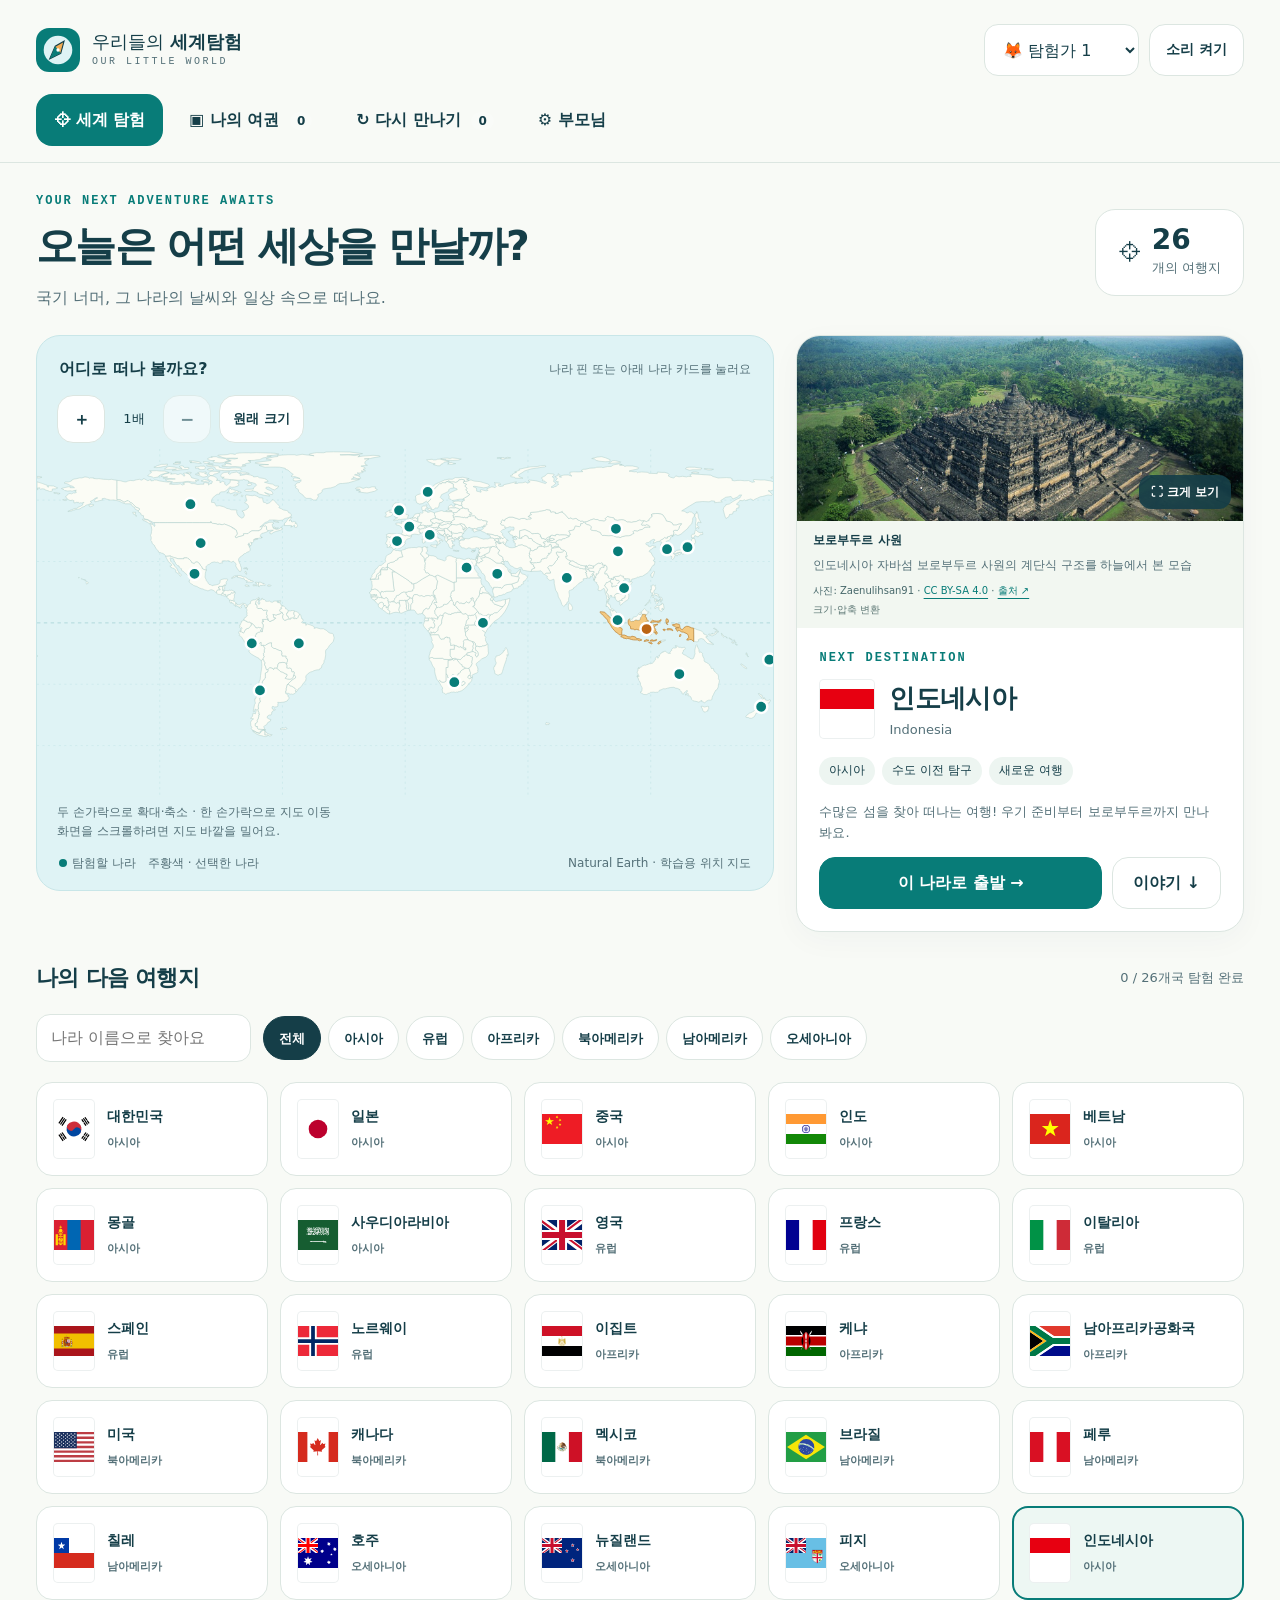
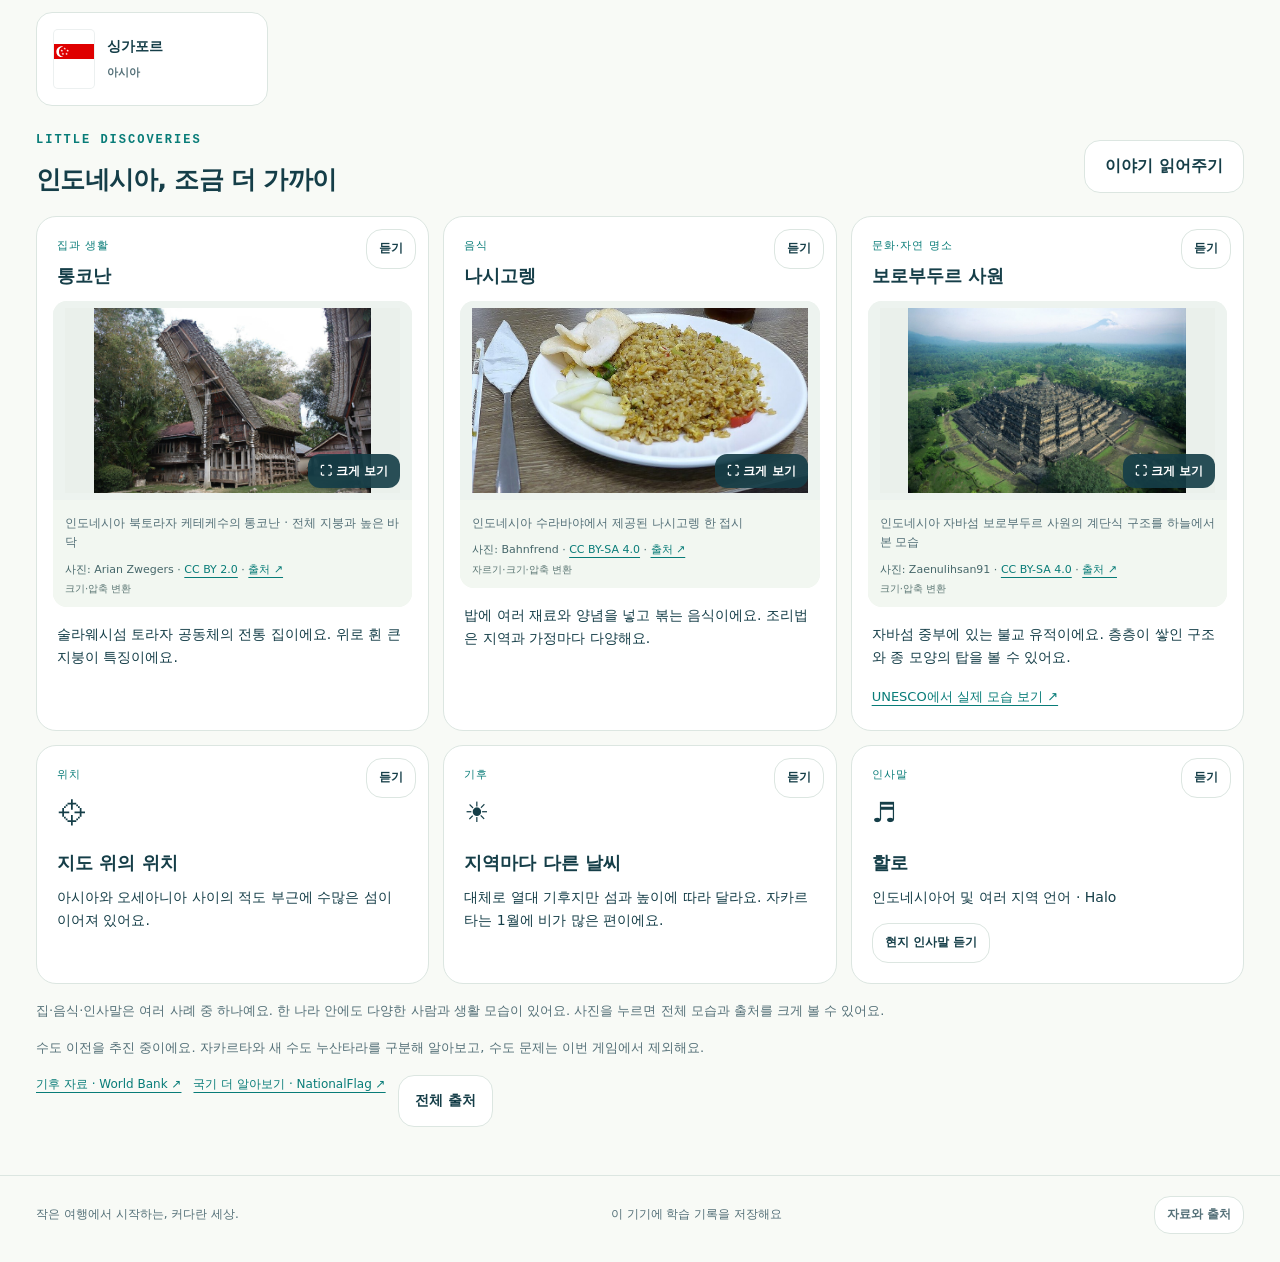
<file: index.html>
<!doctype html>
<html lang="ko">
<head>
  <meta charset="utf-8"><meta name="viewport" content="width=device-width,initial-scale=1">
  <meta name="theme-color" content="#087c78"><meta name="description" content="26개국의 위치, 기후, 집, 음식, 언어와 문화·자연 명소을 함께 배우는 어린이 세계탐험 게임">
  <title>우리들의 세계탐험 · 26개국 여행</title>
  <link rel="icon" href="assets/compass.svg" type="image/svg+xml"><link rel="manifest" href="manifest.webmanifest"><link rel="stylesheet" href="app.css">
  <script defer src="assets/world.js"></script><script defer src="data.js"></script><script defer src="photos.js"></script><script defer src="app.js"></script>
</head>
<body>
<a class="skip" href="#main">탐험 화면으로 건너뛰기</a>
<header class="topbar">
  <a class="brand" href="./" aria-label="우리들의 세계탐험 처음으로"><img src="assets/compass.svg" alt="" width="44" height="44"><span>우리들의 <strong>세계탐험</strong><small>OUR LITTLE WORLD</small></span></a>
  <div class="preferences"><label><span class="sr-only">탐험가 선택</span><select id="profile"><option value="0">🦊 탐험가 1</option><option value="1">🐰 탐험가 2</option></select></label><button id="sound" class="icon-button" aria-pressed="false">소리 켜기</button></div>
</header>
<nav class="main-nav" aria-label="주 메뉴"><button data-view="explore" aria-current="page">⌖ 세계 탐험</button><button data-view="passport">▣ 나의 여권 <span id="stamp-count">0</span></button><button data-view="review">↻ 다시 만나기 <span id="due-count">0</span></button><button data-view="parent">⚙ 부모님</button></nav>
<main id="main" tabindex="-1"></main>
<footer><span>작은 여행에서 시작하는, 커다란 세상.</span><span id="offline-status">이 기기에 학습 기록을 저장해요</span><button id="sources-button">자료와 출처</button></footer>
<div id="status" role="status" aria-live="polite" class="toast" hidden></div>
<dialog id="modal" aria-labelledby="modal-title"><div class="dialog-head"><h2 id="modal-title"></h2><button id="modal-close" class="icon-button" aria-label="창 닫기">닫기 ×</button></div><div id="modal-body"></div></dialog>
<input type="file" id="import-file" accept="application/json,.json" hidden>
<noscript>이 게임을 실행하려면 브라우저의 JavaScript를 켜 주세요.</noscript>
</body></html>
</file>
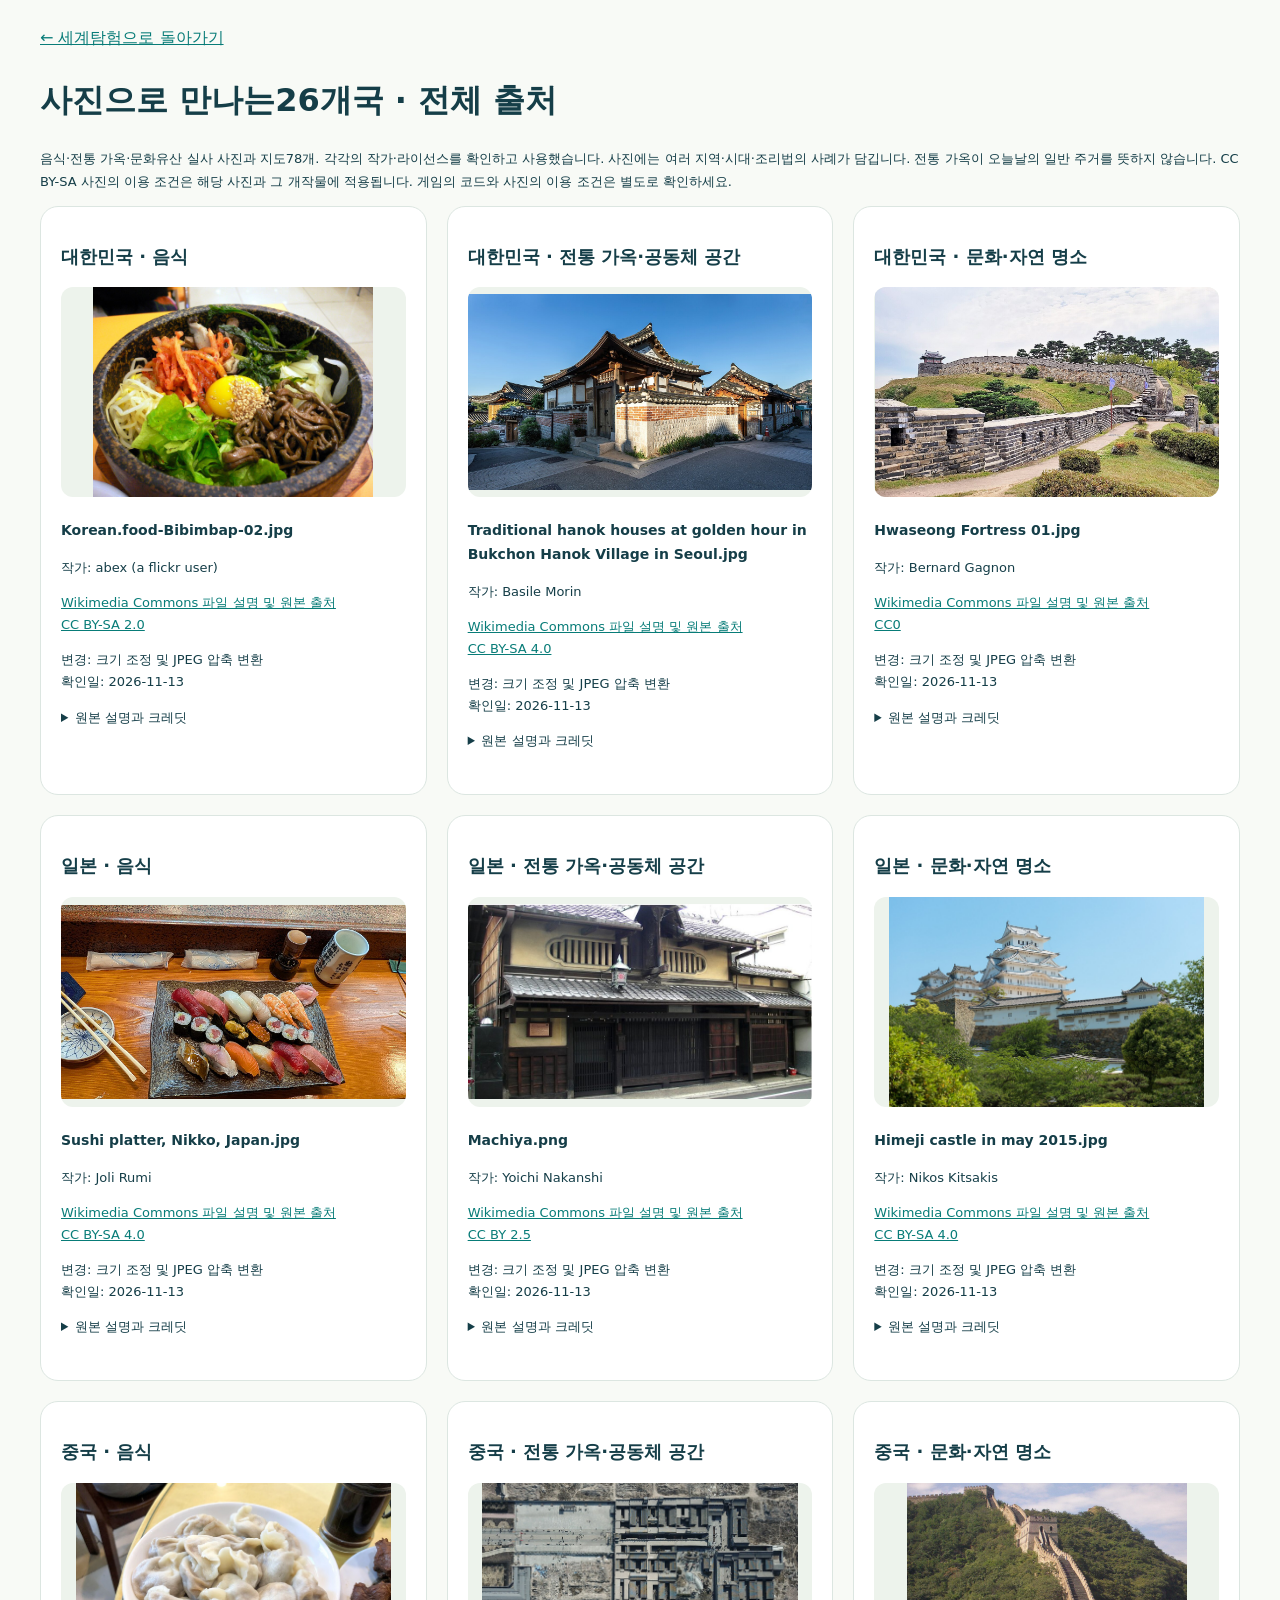
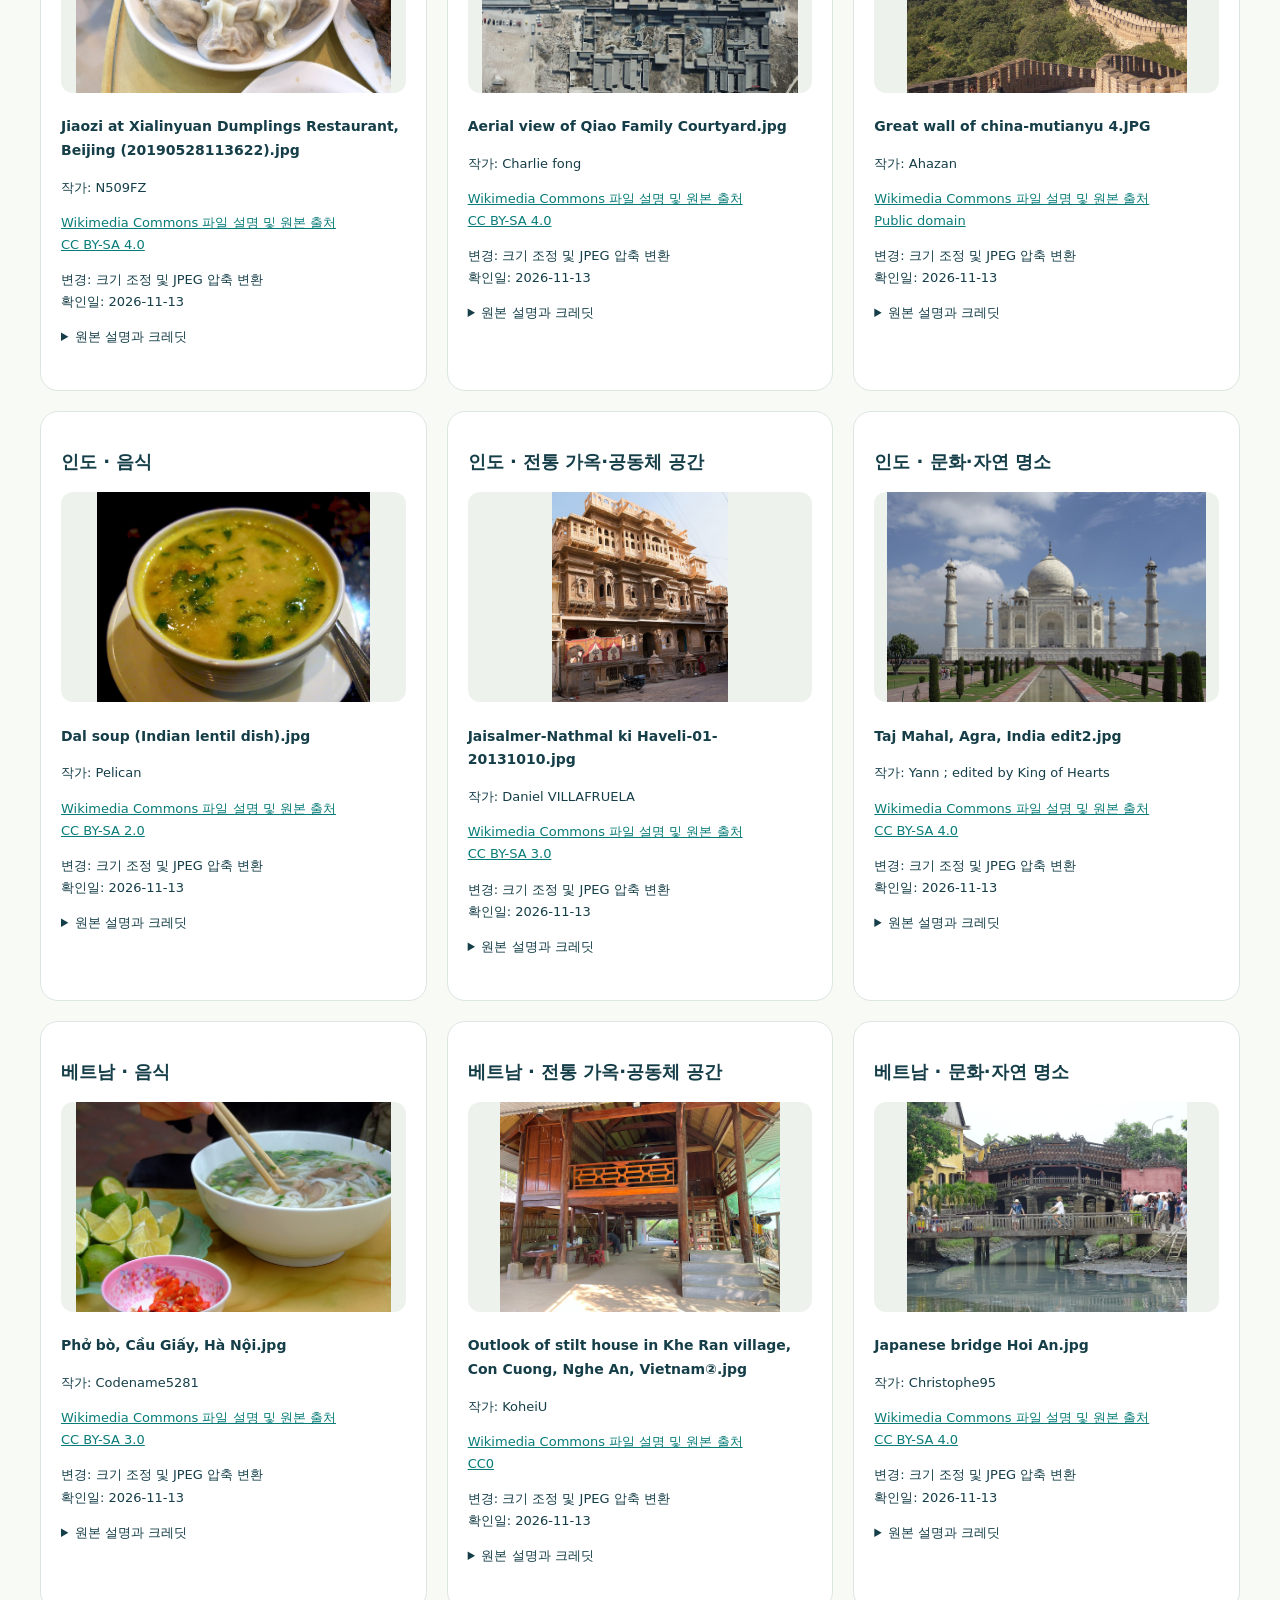
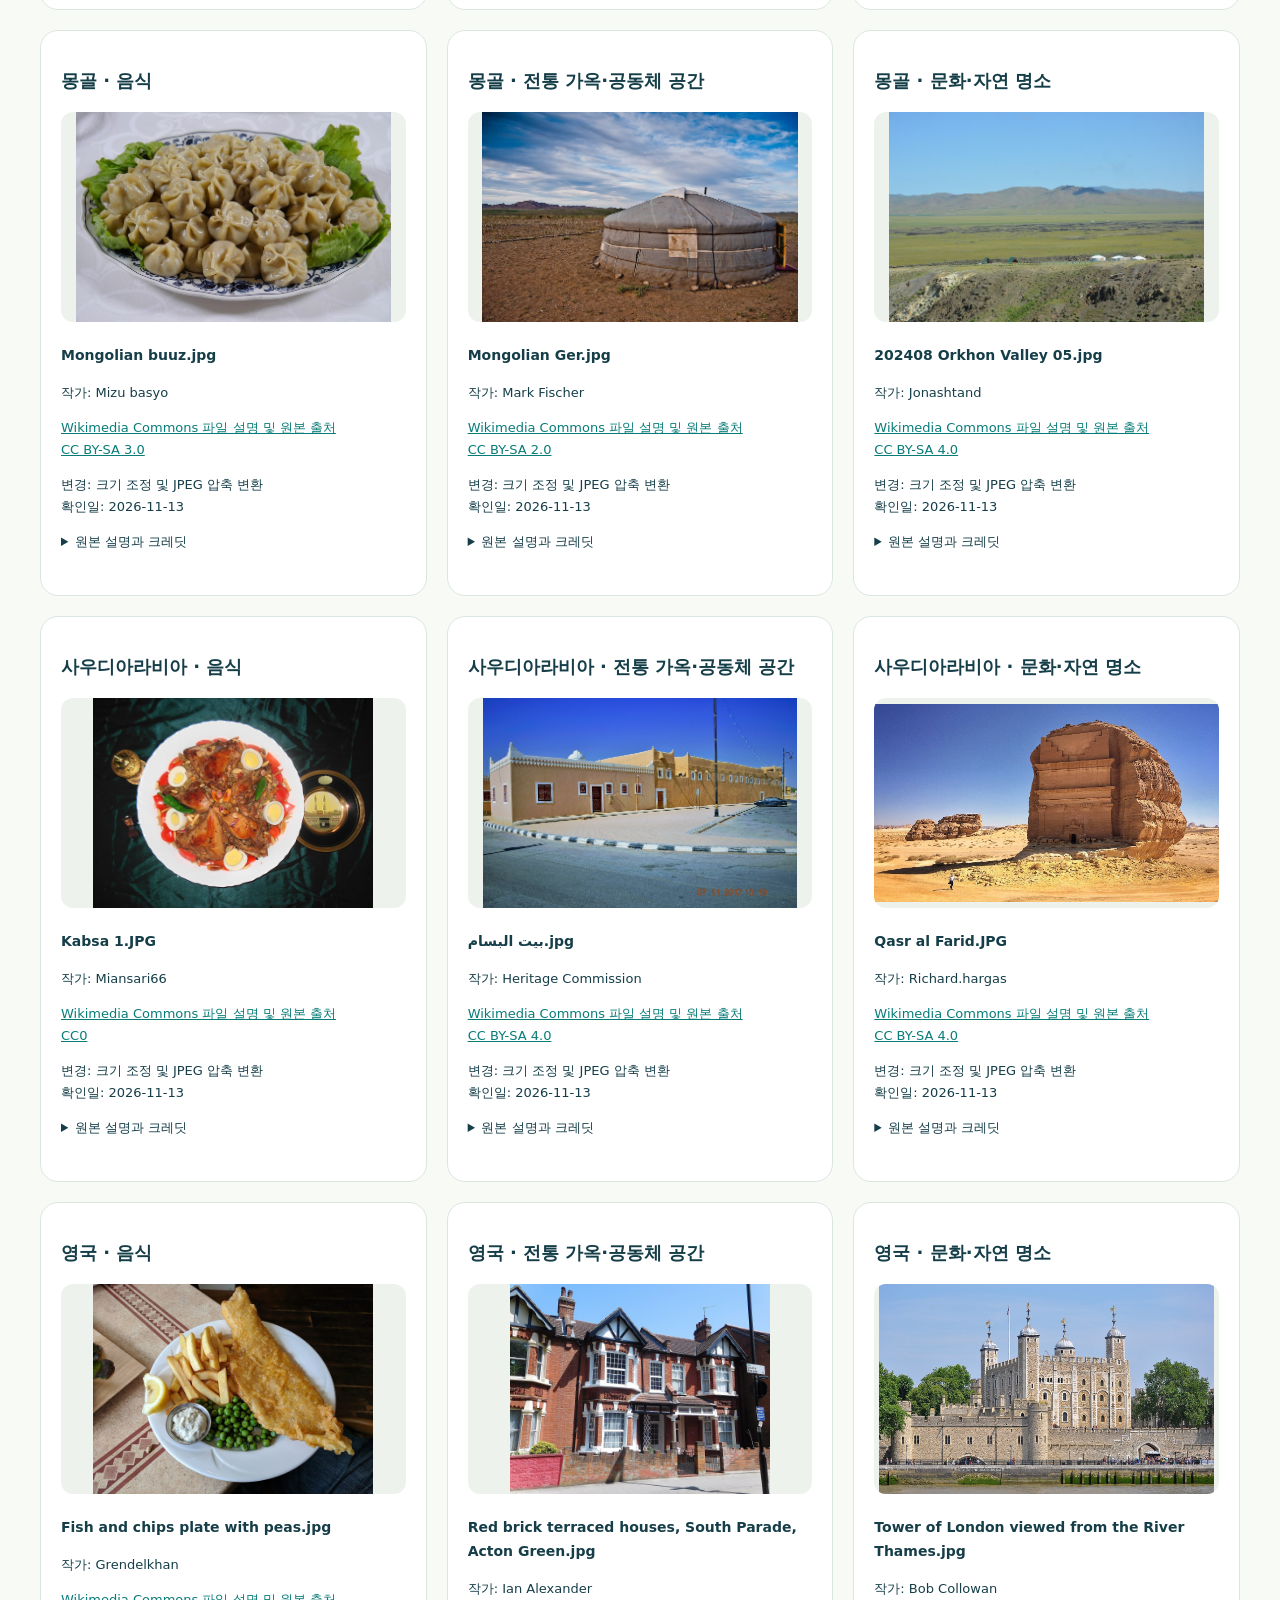
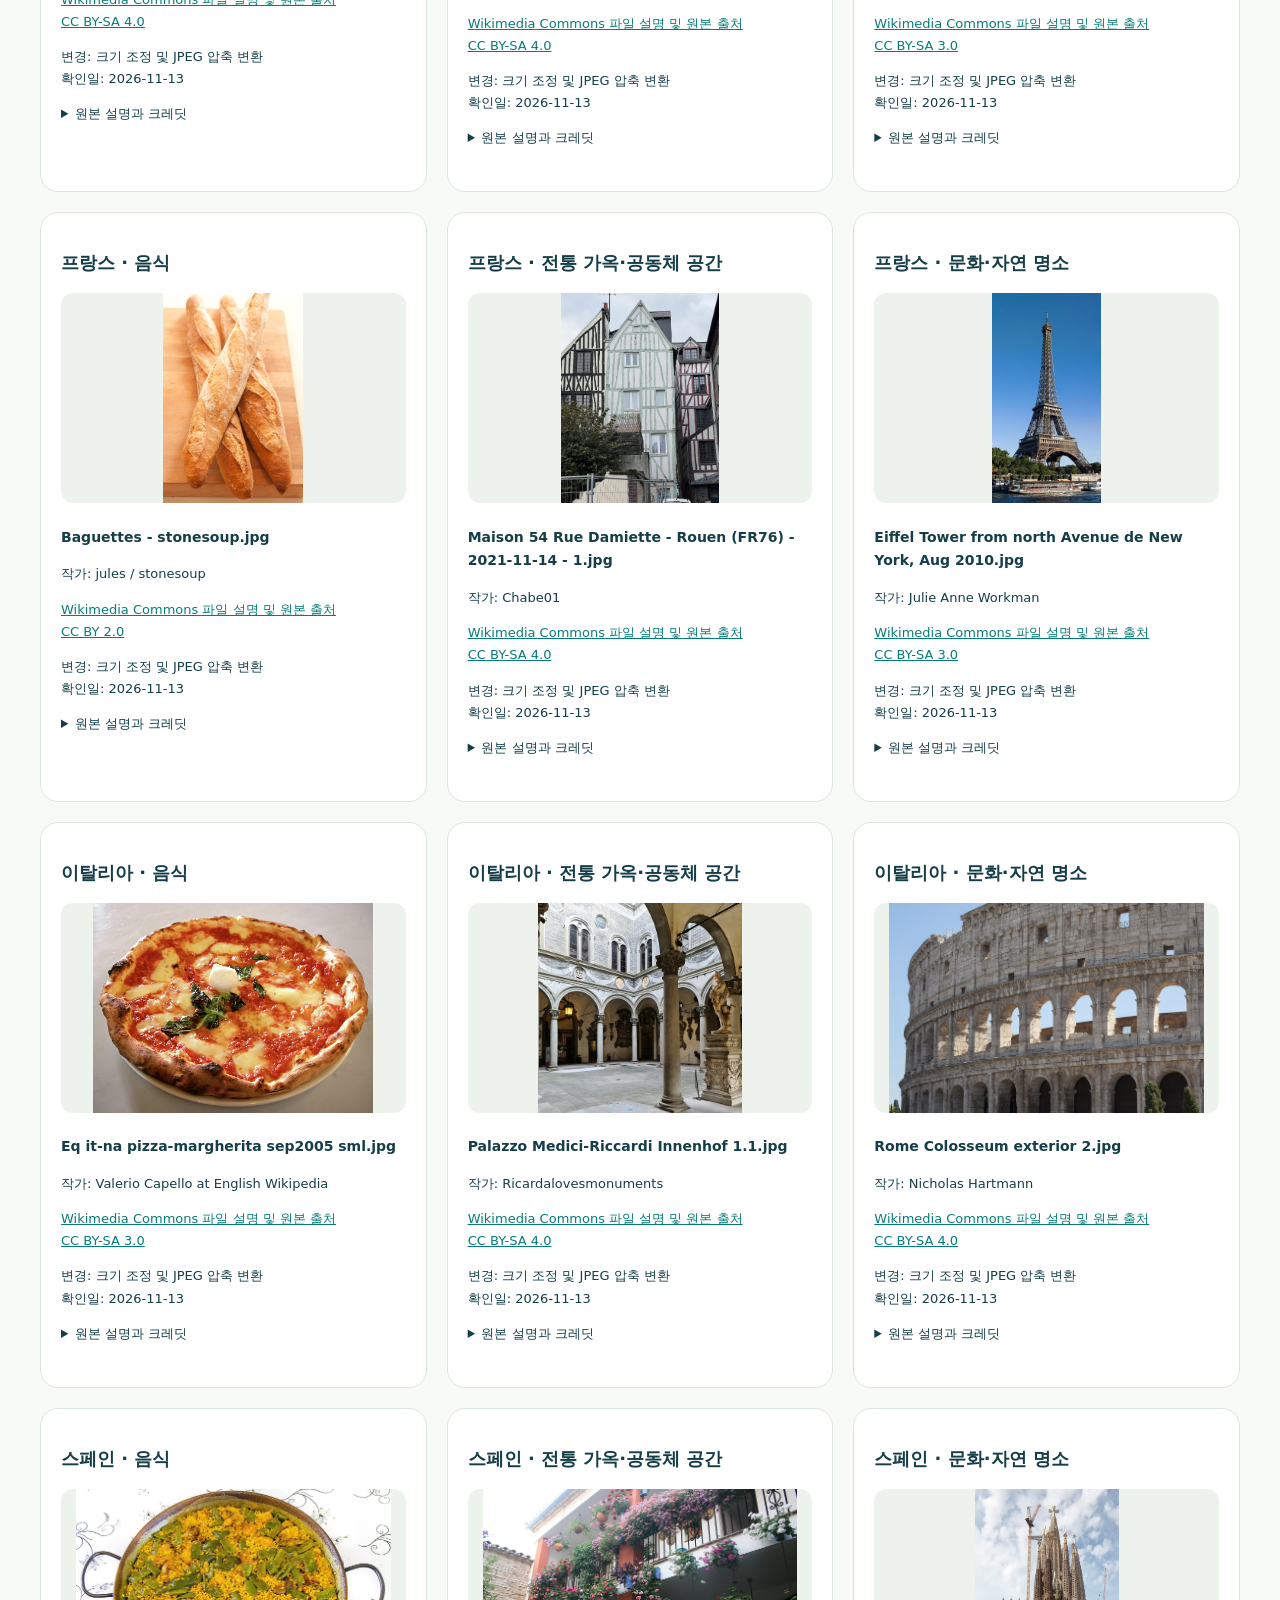
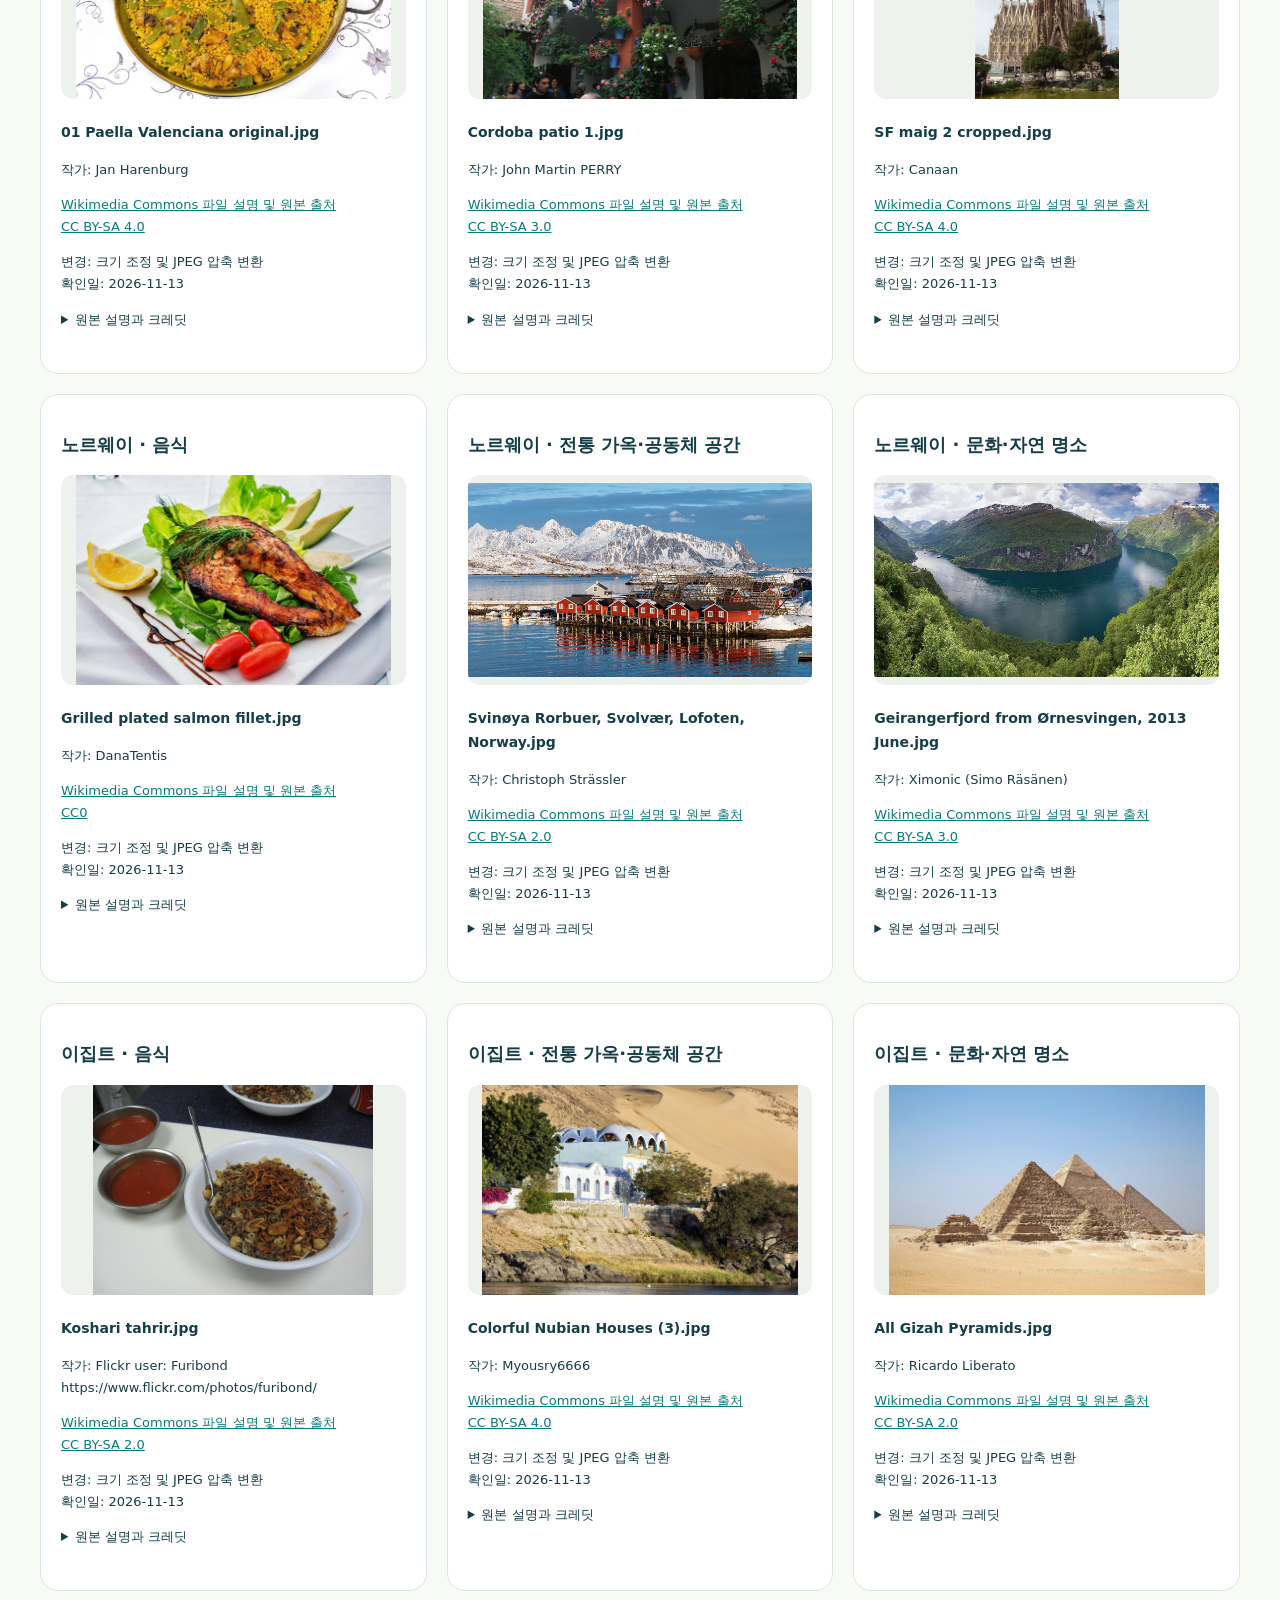
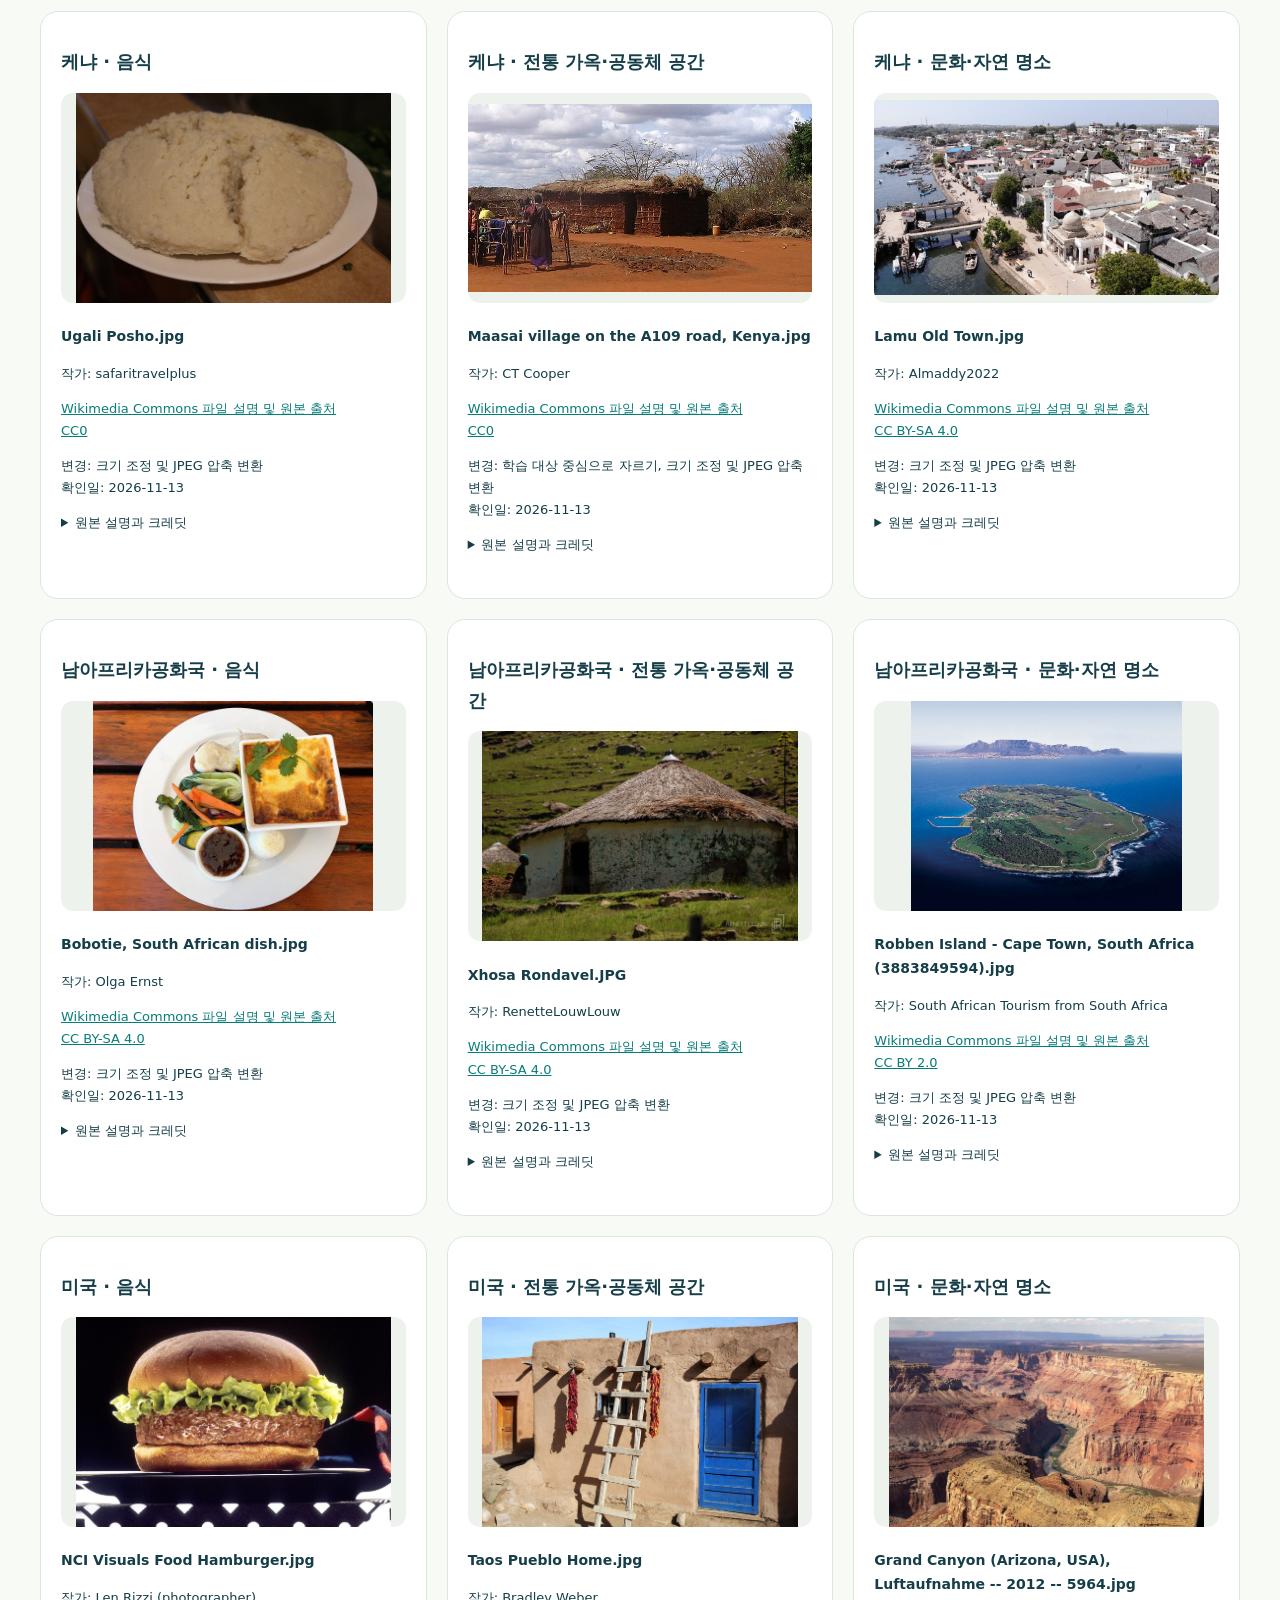
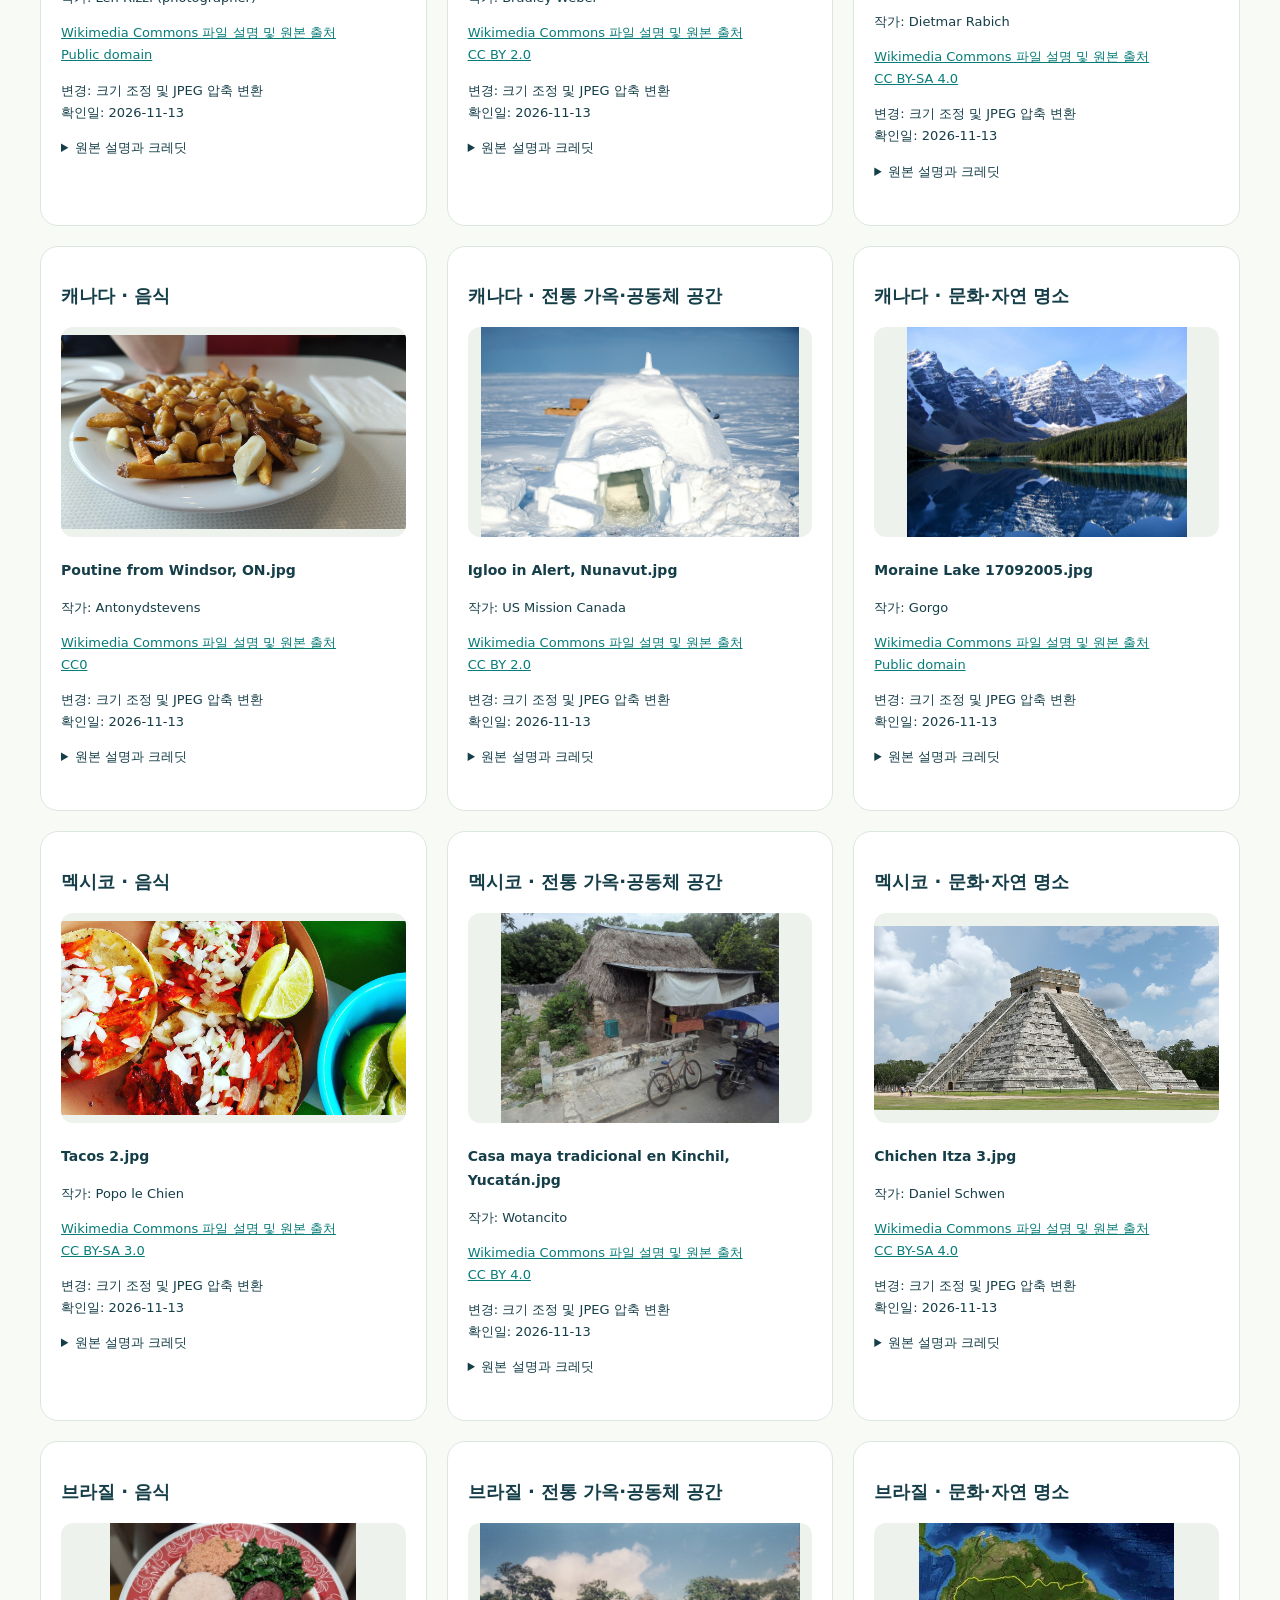
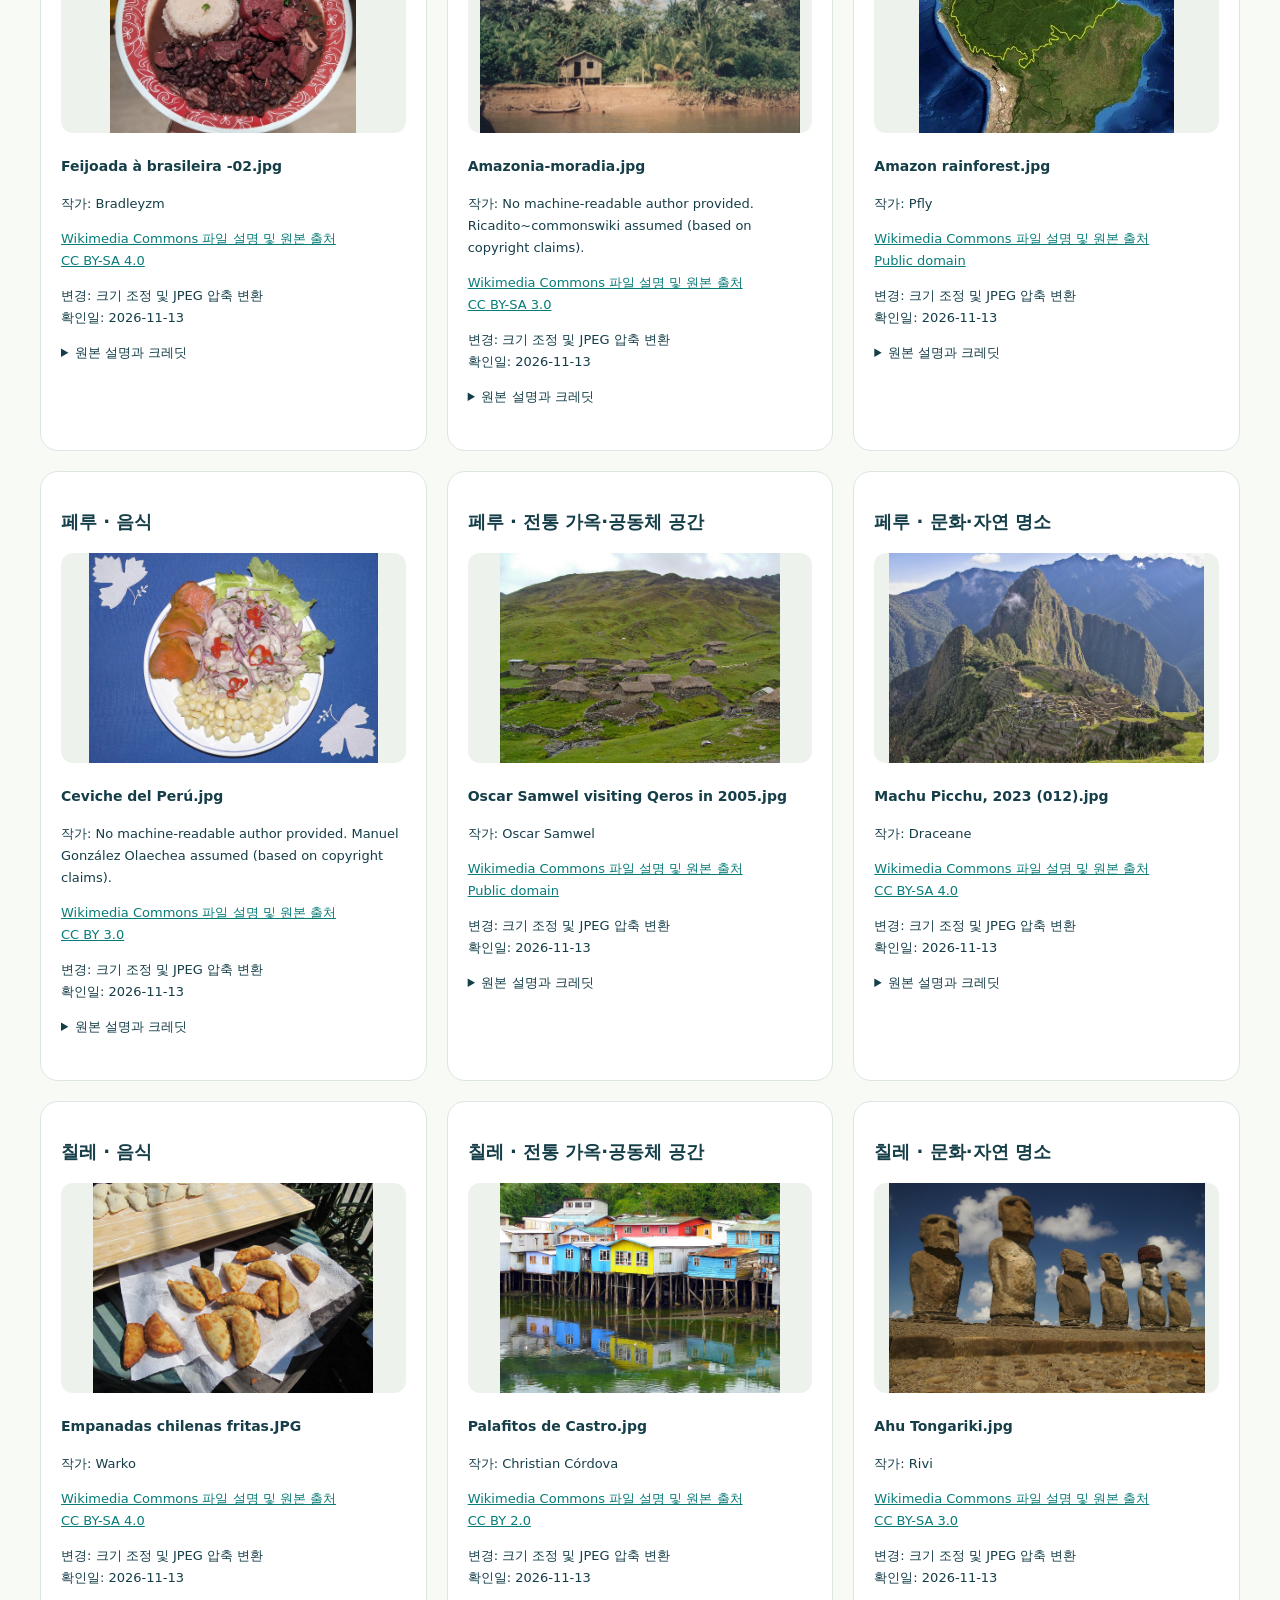
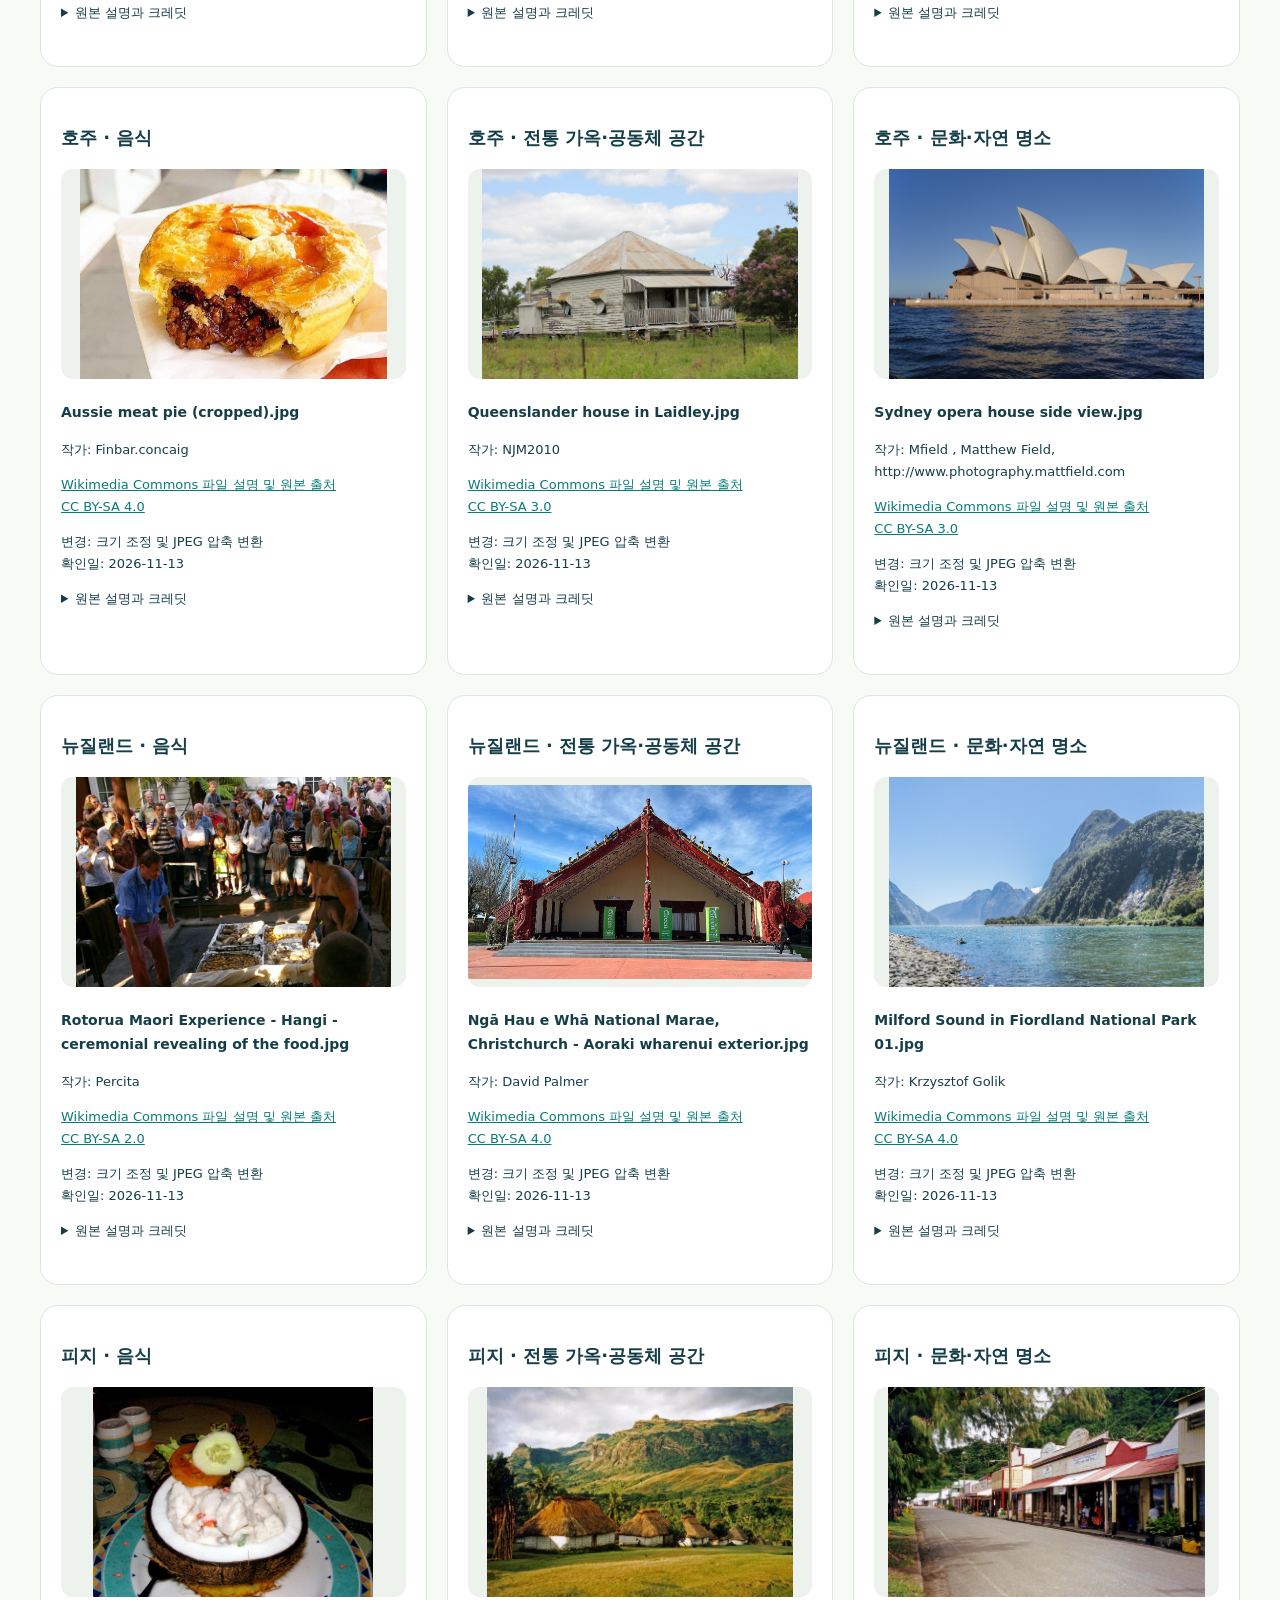
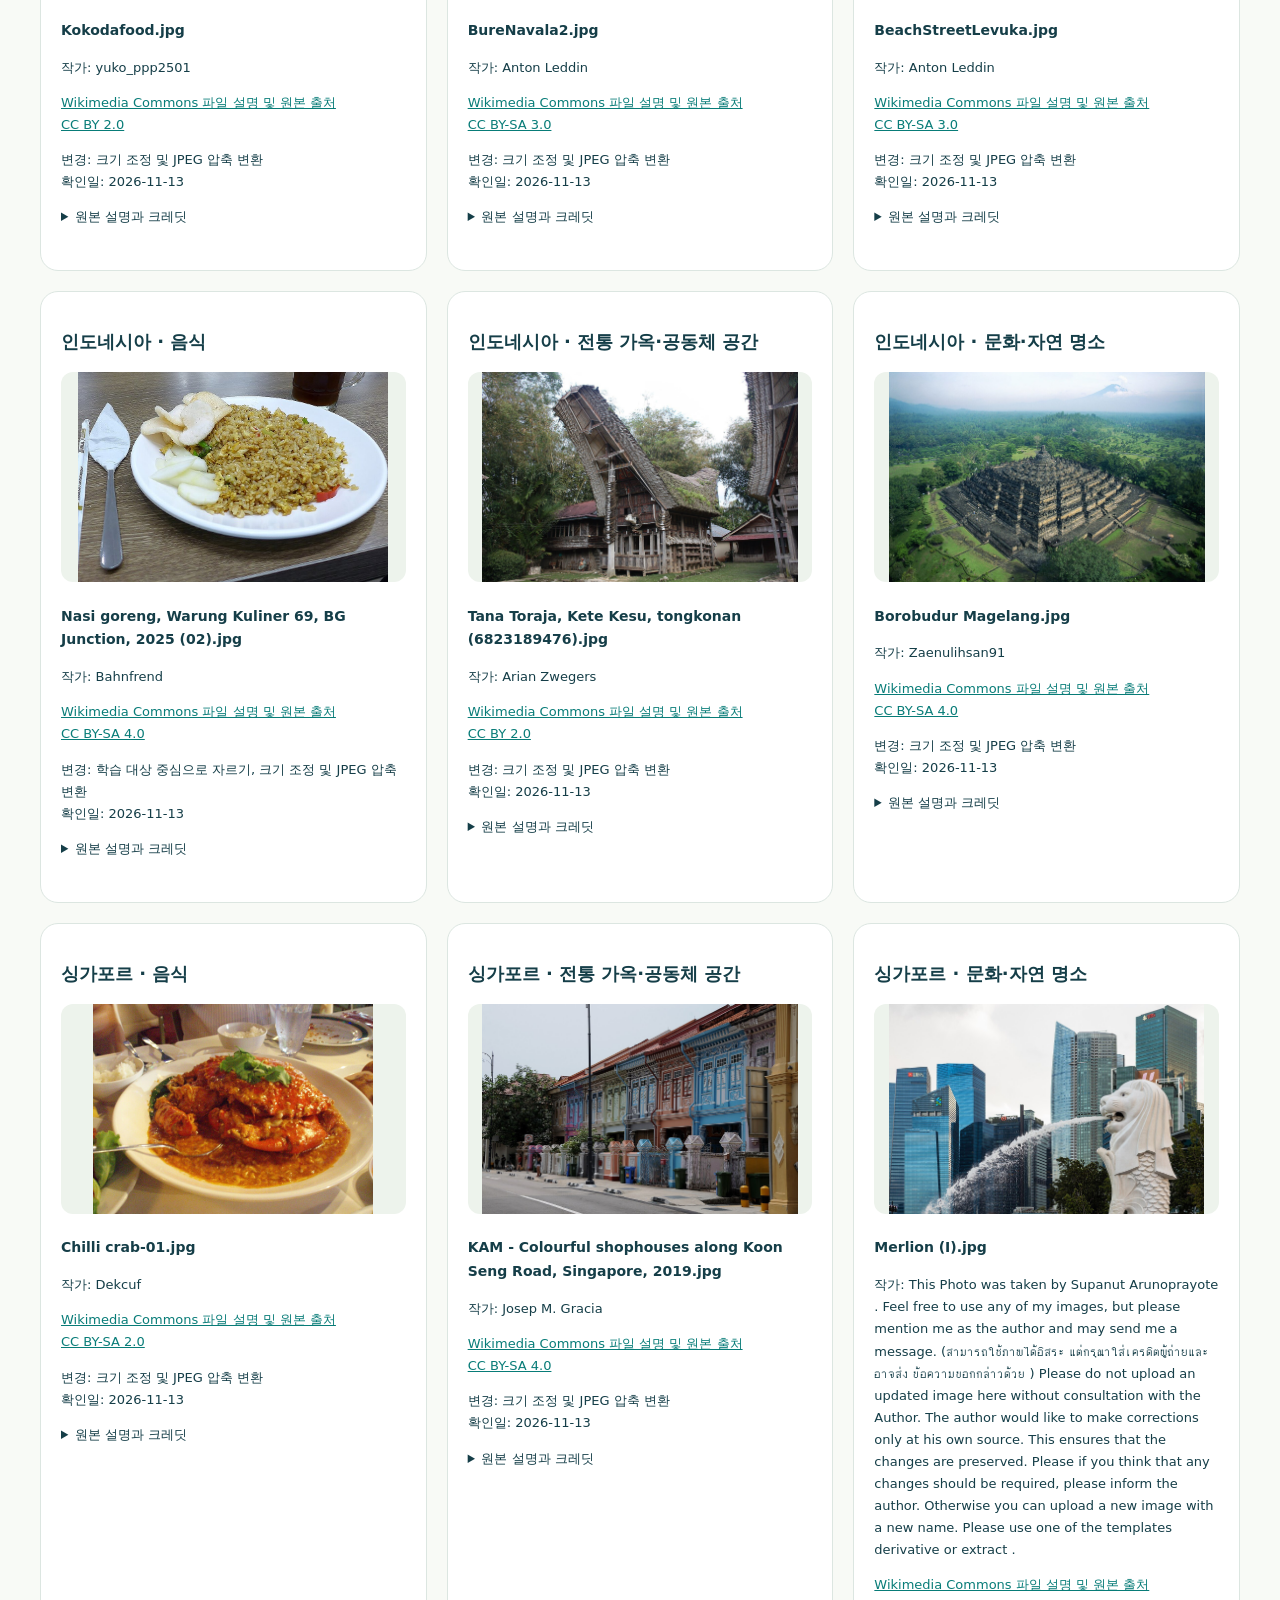
<file: PHOTO-CREDITS.html>
<!doctype html><html lang="ko"><meta charset="utf-8"><meta name="viewport" content="width=device-width,initial-scale=1"><title>78개 이미지 출처 · 우리들의 세계탐험</title><style>body{max-width:1200px;margin:auto;padding:24px;font:16px/1.7 system-ui,sans-serif;color:#153e48;background:#f8faf6}a{color:#087c78;overflow-wrap:anywhere}main{display:grid;grid-template-columns:repeat(auto-fit,minmax(min(100%,300px),1fr));gap:20px}article{padding:20px;background:white;border:1px solid #dce6e1;border-radius:18px;min-width:0}img{width:100%;height:210px;object-fit:contain;background:#edf3ec;border-radius:12px}h2{font-size:18px}h3{font-size:14px;overflow-wrap:anywhere}p,details{font-size:13px;overflow-wrap:anywhere}summary{cursor:pointer;min-height:44px}a:focus-visible,summary:focus-visible{outline:3px solid #b75b00;outline-offset:4px}</style><a href="index.html">← 세계탐험으로 돌아가기</a><h1>사진으로 만나는26개국 · 전체 출처</h1><p>음식·전통 가옥·문화유산 실사 사진과 지도78개. 각각의 작가·라이선스를 확인하고 사용했습니다. 사진에는 여러 지역·시대·조리법의 사례가 담깁니다. 전통 가옥이 오늘날의 일반 주거를 뜻하지 않습니다. CC BY-SA 사진의 이용 조건은 해당 사진과 그 개작물에 적용됩니다. 게임의 코드와 사진의 이용 조건은 별도로 확인하세요.</p><main><article id="kr-food"><h2>대한민국 · 음식</h2><a href="assets/photos/kr-food.jpg"><img src="assets/photos/kr-food.jpg" alt="File:Korean.food-Bibimbap-02.jpg" loading="lazy" width="1280" height="960"></a><h3>Korean.food-Bibimbap-02.jpg</h3><p>작가: abex (a flickr user)</p><p><a href="https://commons.wikimedia.org/wiki/File:Korean.food-Bibimbap-02.jpg">Wikimedia Commons 파일 설명 및 원본 출처</a><br><a href="https://creativecommons.org/licenses/by-sa/2.0">CC BY-SA 2.0</a></p><p>변경: 크기 조정 및 JPEG 압축 변환<br>확인일: 2026-11-13</p><details><summary>원본 설명과 크레딧</summary><p>Dolsot bibimbap, a Korean traditional dish comprising various namul and rice</p><p>https://www.flickr.com/photos/abex/337816110/</p></details></article><article id="kr-house"><h2>대한민국 · 전통 가옥·공동체 공간</h2><a href="assets/photos/kr-house.jpg"><img src="assets/photos/kr-house.jpg" alt="File:Traditional hanok houses at golden hour in Bukchon Hanok Village in Seoul.jpg" loading="lazy" width="1280" height="726"></a><h3>Traditional hanok houses at golden hour in Bukchon Hanok Village in Seoul.jpg</h3><p>작가: Basile Morin</p><p><a href="https://commons.wikimedia.org/wiki/File:Traditional_hanok_houses_at_golden_hour_in_Bukchon_Hanok_Village_in_Seoul.jpg">Wikimedia Commons 파일 설명 및 원본 출처</a><br><a href="https://creativecommons.org/licenses/by-sa/4.0">CC BY-SA 4.0</a></p><p>변경: 크기 조정 및 JPEG 압축 변환<br>확인일: 2026-11-13</p><details><summary>원본 설명과 크레딧</summary><p>Traditional hanok houses, showing Korean architecture under a blue sky at golden hour in the morning, in Bukchon Hanok Village , Seoul , South Korea .</p><p>Own work</p></details></article><article id="kr-heritage"><h2>대한민국 · 문화·자연 명소</h2><a href="assets/photos/kr-heritage.jpg"><img src="assets/photos/kr-heritage.jpg" alt="File:Hwaseong Fortress 01.jpg" loading="lazy" width="1280" height="781"></a><h3>Hwaseong Fortress 01.jpg</h3><p>작가: Bernard Gagnon</p><p><a href="https://commons.wikimedia.org/wiki/File:Hwaseong_Fortress_01.jpg">Wikimedia Commons 파일 설명 및 원본 출처</a><br><a href="http://creativecommons.org/publicdomain/zero/1.0/deed.en">CC0</a></p><p>변경: 크기 조정 및 JPEG 압축 변환<br>확인일: 2026-11-13</p><details><summary>원본 설명과 크레딧</summary><p>Hwaseong Fortress in Suwon, South Korea</p><p>Own work</p></details></article><article id="jp-food"><h2>일본 · 음식</h2><a href="assets/photos/jp-food.jpg"><img src="assets/photos/jp-food.jpg" alt="File:Sushi platter, Nikko, Japan.jpg" loading="lazy" width="1280" height="720"></a><h3>Sushi platter, Nikko, Japan.jpg</h3><p>작가: Joli Rumi</p><p><a href="https://commons.wikimedia.org/wiki/File:Sushi_platter,_Nikko,_Japan.jpg">Wikimedia Commons 파일 설명 및 원본 출처</a><br><a href="https://creativecommons.org/licenses/by-sa/4.0">CC BY-SA 4.0</a></p><p>변경: 크기 조정 및 JPEG 압축 변환<br>확인일: 2026-11-13</p><details><summary>원본 설명과 크레딧</summary><p>Sushi platter, Nikko, Japan</p><p>Own work</p></details></article><article id="jp-house"><h2>일본 · 전통 가옥·공동체 공간</h2><a href="assets/photos/jp-house.jpg"><img src="assets/photos/jp-house.jpg" alt="File:Machiya.png" loading="lazy" width="798" height="452"></a><h3>Machiya.png</h3><p>작가: Yoichi Nakanshi</p><p><a href="https://commons.wikimedia.org/wiki/File:Machiya.png">Wikimedia Commons 파일 설명 및 원본 출처</a><br><a href="https://creativecommons.org/licenses/by/2.5">CC BY 2.5</a></p><p>변경: 크기 조정 및 JPEG 압축 변환<br>확인일: 2026-11-13</p><details><summary>원본 설명과 크레딧</summary><p>Aburanokoji-dori Hata-ke House</p><p>https://www.flickr.com/photos/gintacat/3892329400/</p></details></article><article id="jp-heritage"><h2>일본 · 문화·자연 명소</h2><a href="assets/photos/jp-heritage.jpg"><img src="assets/photos/jp-heritage.jpg" alt="File:Himeji castle in may 2015.jpg" loading="lazy" width="1280" height="853"></a><h3>Himeji castle in may 2015.jpg</h3><p>작가: Nikos Kitsakis</p><p><a href="https://commons.wikimedia.org/wiki/File:Himeji_castle_in_may_2015.jpg">Wikimedia Commons 파일 설명 및 원본 출처</a><br><a href="https://creativecommons.org/licenses/by-sa/4.0">CC BY-SA 4.0</a></p><p>변경: 크기 조정 및 JPEG 압축 변환<br>확인일: 2026-11-13</p><details><summary>원본 설명과 크레딧</summary><p>Himeji castle in may 2015 after the five year renovation of the roof and walls.</p><p>Own work</p></details></article><article id="cn-food"><h2>중국 · 음식</h2><a href="assets/photos/cn-food.jpg"><img src="assets/photos/cn-food.jpg" alt="File:Jiaozi at Xialinyuan Dumplings Restaurant, Beijing (20190528113622).jpg" loading="lazy" width="1280" height="853"></a><h3>Jiaozi at Xialinyuan Dumplings Restaurant, Beijing (20190528113622).jpg</h3><p>작가: N509FZ</p><p><a href="https://commons.wikimedia.org/wiki/File:Jiaozi_at_Xialinyuan_Dumplings_Restaurant,_Beijing_(20190528113622).jpg">Wikimedia Commons 파일 설명 및 원본 출처</a><br><a href="https://creativecommons.org/licenses/by-sa/4.0">CC BY-SA 4.0</a></p><p>변경: 크기 조정 및 JPEG 압축 변환<br>확인일: 2026-11-13</p><details><summary>원본 설명과 크레딧</summary><p>Three delicacy-stuffed, maybe.</p><p>Own work</p></details></article><article id="cn-house"><h2>중국 · 전통 가옥·공동체 공간</h2><a href="assets/photos/cn-house.jpg"><img src="assets/photos/cn-house.jpg" alt="File:Aerial view of Qiao Family Courtyard.jpg" loading="lazy" width="1280" height="853"></a><h3>Aerial view of Qiao Family Courtyard.jpg</h3><p>작가: Charlie fong</p><p><a href="https://commons.wikimedia.org/wiki/File:Aerial_view_of_Qiao_Family_Courtyard.jpg">Wikimedia Commons 파일 설명 및 원본 출처</a><br><a href="https://creativecommons.org/licenses/by-sa/4.0">CC BY-SA 4.0</a></p><p>변경: 크기 조정 및 JPEG 압축 변환<br>확인일: 2026-11-13</p><details><summary>원본 설명과 크레딧</summary><p>Aerial view of Qiao Family Courtyard in Jinzhong, Shanxi, China.</p><p>Own work</p></details></article><article id="cn-heritage"><h2>중국 · 문화·자연 명소</h2><a href="assets/photos/cn-heritage.jpg"><img src="assets/photos/cn-heritage.jpg" alt="File:Great wall of china-mutianyu 4.JPG" loading="lazy" width="1024" height="768"></a><h3>Great wall of china-mutianyu 4.JPG</h3><p>작가: Ahazan</p><p><a href="https://commons.wikimedia.org/wiki/File:Great_wall_of_china-mutianyu_4.JPG">Wikimedia Commons 파일 설명 및 원본 출처</a><br><a href="https://commons.wikimedia.org/wiki/File:Great_wall_of_china-mutianyu_4.JPG">Public domain</a></p><p>변경: 크기 조정 및 JPEG 압축 변환<br>확인일: 2026-11-13</p><details><summary>원본 설명과 크레딧</summary><p>The Great Wall of China at Mutianyu</p><p>own work by Ahazan</p></details></article><article id="in-food"><h2>인도 · 음식</h2><a href="assets/photos/in-food.jpg"><img src="assets/photos/in-food.jpg" alt="File:Dal soup (Indian lentil dish).jpg" loading="lazy" width="1280" height="983"></a><h3>Dal soup (Indian lentil dish).jpg</h3><p>작가: Pelican</p><p><a href="https://commons.wikimedia.org/wiki/File:Dal_soup_(Indian_lentil_dish).jpg">Wikimedia Commons 파일 설명 및 원본 출처</a><br><a href="https://creativecommons.org/licenses/by-sa/2.0">CC BY-SA 2.0</a></p><p>변경: 크기 조정 및 JPEG 압축 변환<br>확인일: 2026-11-13</p><details><summary>원본 설명과 크레딧</summary><p>Dal soup (Indian lentil dish)</p><p>This image has been extracted from another file</p></details></article><article id="in-house"><h2>인도 · 전통 가옥·공동체 공간</h2><a href="assets/photos/in-house.jpg"><img src="assets/photos/in-house.jpg" alt="File:Jaisalmer-Nathmal ki Haveli-01-20131010.jpg" loading="lazy" width="917" height="1100"></a><h3>Jaisalmer-Nathmal ki Haveli-01-20131010.jpg</h3><p>작가: Daniel VILLAFRUELA</p><p><a href="https://commons.wikimedia.org/wiki/File:Jaisalmer-Nathmal_ki_Haveli-01-20131010.jpg">Wikimedia Commons 파일 설명 및 원본 출처</a><br><a href="https://creativecommons.org/licenses/by-sa/3.0">CC BY-SA 3.0</a></p><p>변경: 크기 조정 및 JPEG 압축 변환<br>확인일: 2026-11-13</p><details><summary>원본 설명과 크레딧</summary><p>Nathmal ki Haveli built in the 18th century and elevated to 19th.</p><p>Own work</p></details></article><article id="in-heritage"><h2>인도 · 문화·자연 명소</h2><a href="assets/photos/in-heritage.jpg"><img src="assets/photos/in-heritage.jpg" alt="File:Taj Mahal, Agra, India edit2.jpg" loading="lazy" width="1280" height="842"></a><h3>Taj Mahal, Agra, India edit2.jpg</h3><p>작가: Yann ; edited by King of Hearts</p><p><a href="https://commons.wikimedia.org/wiki/File:Taj_Mahal,_Agra,_India_edit2.jpg">Wikimedia Commons 파일 설명 및 원본 출처</a><br><a href="https://creativecommons.org/licenses/by-sa/4.0">CC BY-SA 4.0</a></p><p>변경: 크기 조정 및 JPEG 압축 변환<br>확인일: 2026-11-13</p><details><summary>원본 설명과 크레딧</summary><p>Taj Mahal , Agra , India .</p><p>Edited version of File:Taj Mahal, Agra, India.jpg</p></details></article><article id="vn-food"><h2>베트남 · 음식</h2><a href="assets/photos/vn-food.jpg"><img src="assets/photos/vn-food.jpg" alt="File:Phở bò, Cầu Giấy, Hà Nội.jpg" loading="lazy" width="1280" height="853"></a><h3>Phở bò, Cầu Giấy, Hà Nội.jpg</h3><p>작가: Codename5281</p><p><a href="https://commons.wikimedia.org/wiki/File:Ph%E1%BB%9F_b%C3%B2,_C%E1%BA%A7u_Gi%E1%BA%A5y,_H%C3%A0_N%E1%BB%99i.jpg">Wikimedia Commons 파일 설명 및 원본 출처</a><br><a href="https://creativecommons.org/licenses/by-sa/3.0">CC BY-SA 3.0</a></p><p>변경: 크기 조정 및 JPEG 압축 변환<br>확인일: 2026-11-13</p><details><summary>원본 설명과 크레딧</summary><p>A steaming bowl of phở bò (rice noodle soup with beef) and its condiments, as served in the Cầu Giấy district , Hanoi.</p><p>Own work</p></details></article><article id="vn-house"><h2>베트남 · 전통 가옥·공동체 공간</h2><a href="assets/photos/vn-house.jpg"><img src="assets/photos/vn-house.jpg" alt="File:Outlook of stilt house in Khe Ran village, Con Cuong, Nghe An, Vietnam②.jpg" loading="lazy" width="1280" height="960"></a><h3>Outlook of stilt house in Khe Ran village, Con Cuong, Nghe An, Vietnam②.jpg</h3><p>작가: KoheiU</p><p><a href="https://commons.wikimedia.org/wiki/File:Outlook_of_stilt_house_in_Khe_Ran_village,_Con_Cuong,_Nghe_An,_Vietnam%E2%91%A1.jpg">Wikimedia Commons 파일 설명 및 원본 출처</a><br><a href="http://creativecommons.org/publicdomain/zero/1.0/deed.en">CC0</a></p><p>변경: 크기 조정 및 JPEG 압축 변환<br>확인일: 2026-11-13</p><details><summary>원본 설명과 크레딧</summary><p>Stilt house in Khe Ran village, Con Cuong, Nghe An, Vietnam</p><p>Own work</p></details></article><article id="vn-heritage"><h2>베트남 · 문화·자연 명소</h2><a href="assets/photos/vn-heritage.jpg"><img src="assets/photos/vn-heritage.jpg" alt="File:Japanese bridge Hoi An.jpg" loading="lazy" width="1280" height="960"></a><h3>Japanese bridge Hoi An.jpg</h3><p>작가: Christophe95</p><p><a href="https://commons.wikimedia.org/wiki/File:Japanese_bridge_Hoi_An.jpg">Wikimedia Commons 파일 설명 및 원본 출처</a><br><a href="https://creativecommons.org/licenses/by-sa/4.0">CC BY-SA 4.0</a></p><p>변경: 크기 조정 및 JPEG 압축 변환<br>확인일: 2026-11-13</p><details><summary>원본 설명과 크레딧</summary><p>The Japanese bridge (Chùa Cầu) seen from across the river in Hoi An.</p><p>Own work</p></details></article><article id="mn-food"><h2>몽골 · 음식</h2><a href="assets/photos/mn-food.jpg"><img src="assets/photos/mn-food.jpg" alt="File:Mongolian buuz.jpg" loading="lazy" width="1280" height="853"></a><h3>Mongolian buuz.jpg</h3><p>작가: Mizu basyo</p><p><a href="https://commons.wikimedia.org/wiki/File:Mongolian_buuz.jpg">Wikimedia Commons 파일 설명 및 원본 출처</a><br><a href="https://creativecommons.org/licenses/by-sa/3.0">CC BY-SA 3.0</a></p><p>변경: 크기 조정 및 JPEG 압축 변환<br>확인일: 2026-11-13</p><details><summary>원본 설명과 크레딧</summary><p>羊肉のボーズ。2013年12月7日、駐日モンゴル国大使館にて撮影。</p><p>Own work</p></details></article><article id="mn-house"><h2>몽골 · 전통 가옥·공동체 공간</h2><a href="assets/photos/mn-house.jpg"><img src="assets/photos/mn-house.jpg" alt="File:Mongolian Ger.jpg" loading="lazy" width="1280" height="850"></a><h3>Mongolian Ger.jpg</h3><p>작가: Mark Fischer</p><p><a href="https://commons.wikimedia.org/wiki/File:Mongolian_Ger.jpg">Wikimedia Commons 파일 설명 및 원본 출처</a><br><a href="https://creativecommons.org/licenses/by-sa/2.0">CC BY-SA 2.0</a></p><p>변경: 크기 조정 및 JPEG 압축 변환<br>확인일: 2026-11-13</p><details><summary>원본 설명과 크레딧</summary><p>A ger, sometimes called a yurt, sits on the Steppes near Mandalgovi, Mongolia.</p><p>https://www.flickr.com/photos/fischerfotos/7432304674/</p></details></article><article id="mn-heritage"><h2>몽골 · 문화·자연 명소</h2><a href="assets/photos/mn-heritage.jpg"><img src="assets/photos/mn-heritage.jpg" alt="File:202408 Orkhon Valley 05.jpg" loading="lazy" width="1280" height="853"></a><h3>202408 Orkhon Valley 05.jpg</h3><p>작가: Jonashtand</p><p><a href="https://commons.wikimedia.org/wiki/File:202408_Orkhon_Valley_05.jpg">Wikimedia Commons 파일 설명 및 원본 출처</a><br><a href="https://creativecommons.org/licenses/by-sa/4.0">CC BY-SA 4.0</a></p><p>변경: 크기 조정 및 JPEG 압축 변환<br>확인일: 2026-11-13</p><details><summary>원본 설명과 크레딧</summary><p>Orkhon Valley, Mongolia, in Aug 2024.</p><p>Own work</p></details></article><article id="sa-food"><h2>사우디아라비아 · 음식</h2><a href="assets/photos/sa-food.jpg"><img src="assets/photos/sa-food.jpg" alt="File:Kabsa 1.JPG" loading="lazy" width="1280" height="960"></a><h3>Kabsa 1.JPG</h3><p>작가: Miansari66</p><p><a href="https://commons.wikimedia.org/wiki/File:Kabsa_1.JPG">Wikimedia Commons 파일 설명 및 원본 출처</a><br><a href="http://creativecommons.org/publicdomain/zero/1.0/deed.en">CC0</a></p><p>변경: 크기 조정 및 JPEG 압축 변환<br>확인일: 2026-11-13</p><details><summary>원본 설명과 크레딧</summary><p>Kabsa is a National Dish of Saudi Arabia</p><p>Own work</p></details></article><article id="sa-house"><h2>사우디아라비아 · 전통 가옥·공동체 공간</h2><a href="assets/photos/sa-house.jpg"><img src="assets/photos/sa-house.jpg" alt="File:بيت البسام.jpg" loading="lazy" width="1280" height="854"></a><h3>بيت البسام.jpg</h3><p>작가: Heritage Commission</p><p><a href="https://commons.wikimedia.org/wiki/File:%D8%A8%D9%8A%D8%AA_%D8%A7%D9%84%D8%A8%D8%B3%D8%A7%D9%85.jpg">Wikimedia Commons 파일 설명 및 원본 출처</a><br><a href="https://creativecommons.org/licenses/by-sa/4.0">CC BY-SA 4.0</a></p><p>변경: 크기 조정 및 JPEG 압축 변환<br>확인일: 2026-11-13</p><details><summary>원본 설명과 크레딧</summary><p>احد مواقع التراث العمراني في محافظة عنيزة الذي ينتمي لاسرة البسام</p><p>Own work</p></details></article><article id="sa-heritage"><h2>사우디아라비아 · 문화·자연 명소</h2><a href="assets/photos/sa-heritage.jpg"><img src="assets/photos/sa-heritage.jpg" alt="File:Qasr al Farid.JPG" loading="lazy" width="1280" height="735"></a><h3>Qasr al Farid.JPG</h3><p>작가: Richard.hargas</p><p><a href="https://commons.wikimedia.org/wiki/File:Qasr_al_Farid.JPG">Wikimedia Commons 파일 설명 및 원본 출처</a><br><a href="https://creativecommons.org/licenses/by-sa/4.0">CC BY-SA 4.0</a></p><p>변경: 크기 조정 및 JPEG 압축 변환<br>확인일: 2026-11-13</p><details><summary>원본 설명과 크레딧</summary><p>Qasr al Farid, tomb in Archeological site Mada&#x27;in Saleh, Al-`Ula, Saudi Arabia</p><p>Own work</p></details></article><article id="gb-food"><h2>영국 · 음식</h2><a href="assets/photos/gb-food.jpg"><img src="assets/photos/gb-food.jpg" alt="File:Fish and chips plate with peas.jpg" loading="lazy" width="1280" height="960"></a><h3>Fish and chips plate with peas.jpg</h3><p>작가: Grendelkhan</p><p><a href="https://commons.wikimedia.org/wiki/File:Fish_and_chips_plate_with_peas.jpg">Wikimedia Commons 파일 설명 및 원본 출처</a><br><a href="https://creativecommons.org/licenses/by-sa/4.0">CC BY-SA 4.0</a></p><p>변경: 크기 조정 및 JPEG 압축 변환<br>확인일: 2026-11-13</p><details><summary>원본 설명과 크레딧</summary><p>A fish and chips plate with peas, served at a restaurant near the Mallaig rail station.</p><p>Own work</p></details></article><article id="gb-house"><h2>영국 · 전통 가옥·공동체 공간</h2><a href="assets/photos/gb-house.jpg"><img src="assets/photos/gb-house.jpg" alt="File:Red brick terraced houses, South Parade, Acton Green.jpg" loading="lazy" width="1280" height="1036"></a><h3>Red brick terraced houses, South Parade, Acton Green.jpg</h3><p>작가: Ian Alexander</p><p><a href="https://commons.wikimedia.org/wiki/File:Red_brick_terraced_houses,_South_Parade,_Acton_Green.jpg">Wikimedia Commons 파일 설명 및 원본 출처</a><br><a href="https://creativecommons.org/licenses/by-sa/4.0">CC BY-SA 4.0</a></p><p>변경: 크기 조정 및 JPEG 압축 변환<br>확인일: 2026-11-13</p><details><summary>원본 설명과 크레딧</summary><p>Red brick terraced houses, South Parade, Acton Green</p><p>Own work</p></details></article><article id="gb-heritage"><h2>영국 · 문화·자연 명소</h2><a href="assets/photos/gb-heritage.jpg"><img src="assets/photos/gb-heritage.jpg" alt="File:Tower of London viewed from the River Thames.jpg" loading="lazy" width="1280" height="804"></a><h3>Tower of London viewed from the River Thames.jpg</h3><p>작가: Bob Collowan</p><p><a href="https://commons.wikimedia.org/wiki/File:Tower_of_London_viewed_from_the_River_Thames.jpg">Wikimedia Commons 파일 설명 및 원본 출처</a><br><a href="https://creativecommons.org/licenses/by-sa/3.0">CC BY-SA 3.0</a></p><p>변경: 크기 조정 및 JPEG 압축 변환<br>확인일: 2026-11-13</p><details><summary>원본 설명과 크레딧</summary><p>Tower of London viewed from the River Thames.</p><p>Own work</p></details></article><article id="fr-food"><h2>프랑스 · 음식</h2><a href="assets/photos/fr-food.jpg"><img src="assets/photos/fr-food.jpg" alt="File:Baguettes - stonesoup.jpg" loading="lazy" width="732" height="1100"></a><h3>Baguettes - stonesoup.jpg</h3><p>작가: jules / stonesoup</p><p><a href="https://commons.wikimedia.org/wiki/File:Baguettes_-_stonesoup.jpg">Wikimedia Commons 파일 설명 및 원본 출처</a><br><a href="https://creativecommons.org/licenses/by/2.0">CC BY 2.0</a></p><p>변경: 크기 조정 및 JPEG 압축 변환<br>확인일: 2026-11-13</p><details><summary>원본 설명과 크레딧</summary><p>3 baguettes</p><p>bocadillos-3</p></details></article><article id="fr-house"><h2>프랑스 · 전통 가옥·공동체 공간</h2><a href="assets/photos/fr-house.jpg"><img src="assets/photos/fr-house.jpg" alt="File:Maison 54 Rue Damiette - Rouen (FR76) - 2021-11-14 - 1.jpg" loading="lazy" width="825" height="1100"></a><h3>Maison 54 Rue Damiette - Rouen (FR76) - 2021-11-14 - 1.jpg</h3><p>작가: Chabe01</p><p><a href="https://commons.wikimedia.org/wiki/File:Maison_54_Rue_Damiette_-_Rouen_(FR76)_-_2021-11-14_-_1.jpg">Wikimedia Commons 파일 설명 및 원본 출처</a><br><a href="https://creativecommons.org/licenses/by-sa/4.0">CC BY-SA 4.0</a></p><p>변경: 크기 조정 및 JPEG 압축 변환<br>확인일: 2026-11-13</p><details><summary>원본 설명과 크레딧</summary><p>Maison, 54 rue Damiette, Rouen.</p><p>Own work</p></details></article><article id="fr-heritage"><h2>프랑스 · 문화·자연 명소</h2><a href="assets/photos/fr-heritage.jpg"><img src="assets/photos/fr-heritage.jpg" alt="File:Eiffel Tower from north Avenue de New York, Aug 2010.jpg" loading="lazy" width="572" height="1100"></a><h3>Eiffel Tower from north Avenue de New York, Aug 2010.jpg</h3><p>작가: Julie Anne Workman</p><p><a href="https://commons.wikimedia.org/wiki/File:Eiffel_Tower_from_north_Avenue_de_New_York,_Aug_2010.jpg">Wikimedia Commons 파일 설명 및 원본 출처</a><br><a href="https://creativecommons.org/licenses/by-sa/3.0">CC BY-SA 3.0</a></p><p>변경: 크기 조정 및 JPEG 압축 변환<br>확인일: 2026-11-13</p><details><summary>원본 설명과 크레딧</summary><p>A view of the Eiffel Tower , across the Seine , from Avenue de New-York.</p><p>Own work</p></details></article><article id="it-food"><h2>이탈리아 · 음식</h2><a href="assets/photos/it-food.jpg"><img src="assets/photos/it-food.jpg" alt="File:Eq it-na pizza-margherita sep2005 sml.jpg" loading="lazy" width="1024" height="768"></a><h3>Eq it-na pizza-margherita sep2005 sml.jpg</h3><p>작가: Valerio Capello at English Wikipedia</p><p><a href="https://commons.wikimedia.org/wiki/File:Eq_it-na_pizza-margherita_sep2005_sml.jpg">Wikimedia Commons 파일 설명 및 원본 출처</a><br><a href="http://creativecommons.org/licenses/by-sa/3.0/">CC BY-SA 3.0</a></p><p>변경: 크기 조정 및 JPEG 압축 변환<br>확인일: 2026-11-13</p><details><summary>원본 설명과 크레딧</summary><p>Picture of an authentic Neapolitan Pizza Margherita taken by Valerio Capello on September 6th 2005 in a pizzeria (&quot;I Decumani&quot;) located on the Via dei Tribunali in Naples .</p><p>Own work</p></details></article><article id="it-house"><h2>이탈리아 · 전통 가옥·공동체 공간</h2><a href="assets/photos/it-house.jpg"><img src="assets/photos/it-house.jpg" alt="File:Palazzo Medici-Riccardi Innenhof 1.1.jpg" loading="lazy" width="1072" height="1100"></a><h3>Palazzo Medici-Riccardi Innenhof 1.1.jpg</h3><p>작가: Ricardalovesmonuments</p><p><a href="https://commons.wikimedia.org/wiki/File:Palazzo_Medici-Riccardi_Innenhof_1.1.jpg">Wikimedia Commons 파일 설명 및 원본 출처</a><br><a href="https://creativecommons.org/licenses/by-sa/4.0">CC BY-SA 4.0</a></p><p>변경: 크기 조정 및 JPEG 압축 변환<br>확인일: 2026-11-13</p><details><summary>원본 설명과 크레딧</summary><p>Palazzo Medici-Riccardi</p><p>Own work</p></details></article><article id="it-heritage"><h2>이탈리아 · 문화·자연 명소</h2><a href="assets/photos/it-heritage.jpg"><img src="assets/photos/it-heritage.jpg" alt="File:Rome Colosseum exterior 2.jpg" loading="lazy" width="1280" height="853"></a><h3>Rome Colosseum exterior 2.jpg</h3><p>작가: Nicholas Hartmann</p><p><a href="https://commons.wikimedia.org/wiki/File:Rome_Colosseum_exterior_2.jpg">Wikimedia Commons 파일 설명 및 원본 출처</a><br><a href="https://creativecommons.org/licenses/by-sa/4.0">CC BY-SA 4.0</a></p><p>변경: 크기 조정 및 JPEG 압축 변환<br>확인일: 2026-11-13</p><details><summary>원본 설명과 크레딧</summary><p>Exterior view of the Colosseum (Flavian amphitheatre) in Rome</p><p>Own work</p></details></article><article id="es-food"><h2>스페인 · 음식</h2><a href="assets/photos/es-food.jpg"><img src="assets/photos/es-food.jpg" alt="File:01 Paella Valenciana original.jpg" loading="lazy" width="1280" height="854"></a><h3>01 Paella Valenciana original.jpg</h3><p>작가: Jan Harenburg</p><p><a href="https://commons.wikimedia.org/wiki/File:01_Paella_Valenciana_original.jpg">Wikimedia Commons 파일 설명 및 원본 출처</a><br><a href="https://creativecommons.org/licenses/by-sa/4.0">CC BY-SA 4.0</a></p><p>변경: 크기 조정 및 JPEG 압축 변환<br>확인일: 2026-11-13</p><details><summary>원본 설명과 크레딧</summary><p>Paella - original Paella from Valencia</p><p>Own work</p></details></article><article id="es-house"><h2>스페인 · 전통 가옥·공동체 공간</h2><a href="assets/photos/es-house.jpg"><img src="assets/photos/es-house.jpg" alt="File:Cordoba patio 1.jpg" loading="lazy" width="1280" height="854"></a><h3>Cordoba patio 1.jpg</h3><p>작가: John Martin PERRY</p><p><a href="https://commons.wikimedia.org/wiki/File:Cordoba_patio_1.jpg">Wikimedia Commons 파일 설명 및 원본 출처</a><br><a href="https://creativecommons.org/licenses/by-sa/3.0">CC BY-SA 3.0</a></p><p>변경: 크기 조정 및 JPEG 압축 변환<br>확인일: 2026-11-13</p><details><summary>원본 설명과 크레딧</summary><p>Cordoba patio. Many pots of flowers hanging on the wall. Mostly blue or red flowers, occasionally white or yellow</p><p>Own work</p></details></article><article id="es-heritage"><h2>스페인 · 문화·자연 명소</h2><a href="assets/photos/es-heritage.jpg"><img src="assets/photos/es-heritage.jpg" alt="File:SF maig 2 cropped.jpg" loading="lazy" width="756" height="1100"></a><h3>SF maig 2 cropped.jpg</h3><p>작가: Canaan</p><p><a href="https://commons.wikimedia.org/wiki/File:SF_maig_2_cropped.jpg">Wikimedia Commons 파일 설명 및 원본 출처</a><br><a href="https://creativecommons.org/licenses/by-sa/4.0">CC BY-SA 4.0</a></p><p>변경: 크기 조정 및 JPEG 압축 변환<br>확인일: 2026-11-13</p><details><summary>원본 설명과 크레딧</summary><p>Sagrada Família, in Barcelona, Catalonia, Spain.</p><p>SF maig 2026.jpg</p></details></article><article id="no-food"><h2>노르웨이 · 음식</h2><a href="assets/photos/no-food.jpg"><img src="assets/photos/no-food.jpg" alt="File:Grilled plated salmon fillet.jpg" loading="lazy" width="1280" height="853"></a><h3>Grilled plated salmon fillet.jpg</h3><p>작가: DanaTentis</p><p><a href="https://commons.wikimedia.org/wiki/File:Grilled_plated_salmon_fillet.jpg">Wikimedia Commons 파일 설명 및 원본 출처</a><br><a href="http://creativecommons.org/publicdomain/zero/1.0/deed.en">CC0</a></p><p>변경: 크기 조정 및 JPEG 압축 변환<br>확인일: 2026-11-13</p><details><summary>원본 설명과 크레딧</summary><p>A grilled, plated salmon fillet</p><p>https://pixabay.com/photos/salmon-fish-grilled-fish-grill-1485014/</p></details></article><article id="no-house"><h2>노르웨이 · 전통 가옥·공동체 공간</h2><a href="assets/photos/no-house.jpg"><img src="assets/photos/no-house.jpg" alt="File:Svinøya Rorbuer, Svolvær, Lofoten, Norway.jpg" loading="lazy" width="1280" height="720"></a><h3>Svinøya Rorbuer, Svolvær, Lofoten, Norway.jpg</h3><p>작가: Christoph Strässler</p><p><a href="https://commons.wikimedia.org/wiki/File:Svin%C3%B8ya_Rorbuer,_Svolv%C3%A6r,_Lofoten,_Norway.jpg">Wikimedia Commons 파일 설명 및 원본 출처</a><br><a href="https://creativecommons.org/licenses/by-sa/2.0">CC BY-SA 2.0</a></p><p>변경: 크기 조정 및 JPEG 압축 변환<br>확인일: 2026-11-13</p><details><summary>원본 설명과 크레딧</summary><p>Svinøya Rorbuer</p><p>https://www.flickr.com/photos/78904630@N08/46882095924/</p></details></article><article id="no-heritage"><h2>노르웨이 · 문화·자연 명소</h2><a href="assets/photos/no-heritage.jpg"><img src="assets/photos/no-heritage.jpg" alt="File:Geirangerfjord from Ørnesvingen, 2013 June.jpg" loading="lazy" width="1280" height="719"></a><h3>Geirangerfjord from Ørnesvingen, 2013 June.jpg</h3><p>작가: Ximonic (Simo Räsänen)</p><p><a href="https://commons.wikimedia.org/wiki/File:Geirangerfjord_from_%C3%98rnesvingen,_2013_June.jpg">Wikimedia Commons 파일 설명 및 원본 출처</a><br><a href="https://creativecommons.org/licenses/by-sa/3.0">CC BY-SA 3.0</a></p><p>변경: 크기 조정 및 JPEG 압축 변환<br>확인일: 2026-11-13</p><details><summary>원본 설명과 크레딧</summary><p>A view to Geirangerfjord from Ørnesvingen, Stranda, Møre og Romsdal, Norway in 2013 June.</p><p>Own work</p></details></article><article id="eg-food"><h2>이집트 · 음식</h2><a href="assets/photos/eg-food.jpg"><img src="assets/photos/eg-food.jpg" alt="File:Koshari tahrir.jpg" loading="lazy" width="1280" height="960"></a><h3>Koshari tahrir.jpg</h3><p>작가: Flickr user: Furibond https://www.flickr.com/photos/furibond/</p><p><a href="https://commons.wikimedia.org/wiki/File:Koshari_tahrir.jpg">Wikimedia Commons 파일 설명 및 원본 출처</a><br><a href="https://creativecommons.org/licenses/by-sa/2.0">CC BY-SA 2.0</a></p><p>변경: 크기 조정 및 JPEG 압축 변환<br>확인일: 2026-11-13</p><details><summary>원본 설명과 크레딧</summary><p>Kushari, Kushari served at Kushari Tahrir, Location: Cairo.</p><p>Flickr: https://www.flickr.com/photos/furibond/2186359398/</p></details></article><article id="eg-house"><h2>이집트 · 전통 가옥·공동체 공간</h2><a href="assets/photos/eg-house.jpg"><img src="assets/photos/eg-house.jpg" alt="File:Colorful Nubian Houses (3).jpg" loading="lazy" width="1280" height="853"></a><h3>Colorful Nubian Houses (3).jpg</h3><p>작가: Myousry6666</p><p><a href="https://commons.wikimedia.org/wiki/File:Colorful_Nubian_Houses_(3).jpg">Wikimedia Commons 파일 설명 및 원본 출처</a><br><a href="https://creativecommons.org/licenses/by-sa/4.0">CC BY-SA 4.0</a></p><p>변경: 크기 조정 및 JPEG 압축 변환<br>확인일: 2026-11-13</p><details><summary>원본 설명과 크레딧</summary><p>This is an image with the theme &quot; Home + Habitat in Africa &quot; from:</p><p>Own work</p></details></article><article id="eg-heritage"><h2>이집트 · 문화·자연 명소</h2><a href="assets/photos/eg-heritage.jpg"><img src="assets/photos/eg-heritage.jpg" alt="File:All Gizah Pyramids.jpg" loading="lazy" width="1280" height="851"></a><h3>All Gizah Pyramids.jpg</h3><p>작가: Ricardo Liberato</p><p><a href="https://commons.wikimedia.org/wiki/File:All_Gizah_Pyramids.jpg">Wikimedia Commons 파일 설명 및 원본 출처</a><br><a href="https://creativecommons.org/licenses/by-sa/2.0">CC BY-SA 2.0</a></p><p>변경: 크기 조정 및 JPEG 압축 변환<br>확인일: 2026-11-13</p><details><summary>원본 설명과 크레딧</summary><p>All Giza Pyramids in one shot.</p><p>All Gizah Pyramids</p></details></article><article id="ke-food"><h2>케냐 · 음식</h2><a href="assets/photos/ke-food.jpg"><img src="assets/photos/ke-food.jpg" alt="File:Ugali Posho.jpg" loading="lazy" width="1280" height="853"></a><h3>Ugali Posho.jpg</h3><p>작가: safaritravelplus</p><p><a href="https://commons.wikimedia.org/wiki/File:Ugali_Posho.jpg">Wikimedia Commons 파일 설명 및 원본 출처</a><br><a href="http://creativecommons.org/publicdomain/zero/1.0/deed.en">CC0</a></p><p>변경: 크기 조정 및 JPEG 압축 변환<br>확인일: 2026-11-13</p><details><summary>원본 설명과 크레딧</summary><p>Known as Ugali in Kenya and as posho in Uganda</p><p>https://www.safaritravelplus.com/images/food/ugali/</p></details></article><article id="ke-house"><h2>케냐 · 전통 가옥·공동체 공간</h2><a href="assets/photos/ke-house.jpg"><img src="assets/photos/ke-house.jpg" alt="File:Maasai village on the A109 road, Kenya.jpg" loading="lazy" width="615" height="336"></a><h3>Maasai village on the A109 road, Kenya.jpg</h3><p>작가: CT Cooper</p><p><a href="https://commons.wikimedia.org/wiki/File:Maasai_village_on_the_A109_road,_Kenya.jpg">Wikimedia Commons 파일 설명 및 원본 출처</a><br><a href="http://creativecommons.org/publicdomain/zero/1.0/deed.en">CC0</a></p><p>변경: 학습 대상 중심으로 자르기, 크기 조정 및 JPEG 압축 변환<br>확인일: 2026-11-13</p><details><summary>원본 설명과 크레딧</summary><p>Maasai village with mud huts on the A109 road in Kenya .</p><p>Own work</p></details></article><article id="ke-heritage"><h2>케냐 · 문화·자연 명소</h2><a href="assets/photos/ke-heritage.jpg"><img src="assets/photos/ke-heritage.jpg" alt="File:Lamu Old Town.jpg" loading="lazy" width="960" height="544"></a><h3>Lamu Old Town.jpg</h3><p>작가: Almaddy2022</p><p><a href="https://commons.wikimedia.org/wiki/File:Lamu_Old_Town.jpg">Wikimedia Commons 파일 설명 및 원본 출처</a><br><a href="https://creativecommons.org/licenses/by-sa/4.0">CC BY-SA 4.0</a></p><p>변경: 크기 조정 및 JPEG 압축 변환<br>확인일: 2026-11-13</p><details><summary>원본 설명과 크레딧</summary><p>Lamu Old Town a world Heritage Site.</p><p>Own work</p></details></article><article id="za-food"><h2>남아프리카공화국 · 음식</h2><a href="assets/photos/za-food.jpg"><img src="assets/photos/za-food.jpg" alt="File:Bobotie, South African dish.jpg" loading="lazy" width="1280" height="960"></a><h3>Bobotie, South African dish.jpg</h3><p>작가: Olga Ernst</p><p><a href="https://commons.wikimedia.org/wiki/File:Bobotie,_South_African_dish.jpg">Wikimedia Commons 파일 설명 및 원본 출처</a><br><a href="https://creativecommons.org/licenses/by-sa/4.0">CC BY-SA 4.0</a></p><p>변경: 크기 조정 및 JPEG 압축 변환<br>확인일: 2026-11-13</p><details><summary>원본 설명과 크레딧</summary><p>Bobotie, Südafrikanisches Gericht</p><p>Own work</p></details></article><article id="za-house"><h2>남아프리카공화국 · 전통 가옥·공동체 공간</h2><a href="assets/photos/za-house.jpg"><img src="assets/photos/za-house.jpg" alt="File:Xhosa Rondavel.JPG" loading="lazy" width="1280" height="849"></a><h3>Xhosa Rondavel.JPG</h3><p>작가: RenetteLouwLouw</p><p><a href="https://commons.wikimedia.org/wiki/File:Xhosa_Rondavel.JPG">Wikimedia Commons 파일 설명 및 원본 출처</a><br><a href="https://creativecommons.org/licenses/by-sa/4.0">CC BY-SA 4.0</a></p><p>변경: 크기 조정 및 JPEG 압축 변환<br>확인일: 2026-11-13</p><details><summary>원본 설명과 크레딧</summary><p>This is an image of Cultural Fashion or Adornment from</p><p>Own work</p></details></article><article id="za-heritage"><h2>남아프리카공화국 · 문화·자연 명소</h2><a href="assets/photos/za-heritage.jpg"><img src="assets/photos/za-heritage.jpg" alt="File:Robben Island - Cape Town, South Africa (3883849594).jpg" loading="lazy" width="1280" height="991"></a><h3>Robben Island - Cape Town, South Africa (3883849594).jpg</h3><p>작가: South African Tourism from South Africa</p><p><a href="https://commons.wikimedia.org/wiki/File:Robben_Island_-_Cape_Town,_South_Africa_(3883849594).jpg">Wikimedia Commons 파일 설명 및 원본 출처</a><br><a href="https://creativecommons.org/licenses/by/2.0">CC BY 2.0</a></p><p>변경: 크기 조정 및 JPEG 압축 변환<br>확인일: 2026-11-13</p><details><summary>원본 설명과 크레딧</summary><p>Some kilometers off the coast of &amp;lt;a href=&quot; http://www.southafrica.net/sat/content/en/za/full-article?oid=4458&amp;sn=Detail&amp;pid=1 &quot; rel=&quot;nofollow&quot;&amp;gt;Cape Town&amp;lt;/a&amp;gt; lies the famous Robben Island . Once a site of heartbreak as a prison during apartheid where Nelson Mandela spent many years. Now a symbol and hope and freedom for South Africa. Vue de Western Cape en Afrique du Sud.</p><p>Robben Island - Cape Town, South Africa</p></details></article><article id="us-food"><h2>미국 · 음식</h2><a href="assets/photos/us-food.jpg"><img src="assets/photos/us-food.jpg" alt="File:NCI Visuals Food Hamburger.jpg" loading="lazy" width="1280" height="853"></a><h3>NCI Visuals Food Hamburger.jpg</h3><p>작가: Len Rizzi (photographer)</p><p><a href="https://commons.wikimedia.org/wiki/File:NCI_Visuals_Food_Hamburger.jpg">Wikimedia Commons 파일 설명 및 원본 출처</a><br><a href="https://commons.wikimedia.org/wiki/File:NCI_Visuals_Food_Hamburger.jpg">Public domain</a></p><p>변경: 크기 조정 및 JPEG 압축 변환<br>확인일: 2026-11-13</p><details><summary>원본 설명과 크레딧</summary><p>A hamburger with a rim of lettuce sitting on a black plate against a black background with a black and red napkin on a black and white-dotted tablecloth.</p><p>This image was released by the National Cancer Institute , an agency part of the National Institutes of Health , with the ID 2518 ( image ) (next) .</p></details></article><article id="us-house"><h2>미국 · 전통 가옥·공동체 공간</h2><a href="assets/photos/us-house.jpg"><img src="assets/photos/us-house.jpg" alt="File:Taos Pueblo Home.jpg" loading="lazy" width="1280" height="853"></a><h3>Taos Pueblo Home.jpg</h3><p>작가: Bradley Weber</p><p><a href="https://commons.wikimedia.org/wiki/File:Taos_Pueblo_Home.jpg">Wikimedia Commons 파일 설명 및 원본 출처</a><br><a href="https://creativecommons.org/licenses/by/2.0">CC BY 2.0</a></p><p>변경: 크기 조정 및 JPEG 압축 변환<br>확인일: 2026-11-13</p><details><summary>원본 설명과 크레딧</summary><p>Taos Pueblo Home, winter 2016</p><p>https://www.flickr.com/photos/41294655@N00/26343196190/</p></details></article><article id="us-heritage"><h2>미국 · 문화·자연 명소</h2><a href="assets/photos/us-heritage.jpg"><img src="assets/photos/us-heritage.jpg" alt="File:Grand Canyon (Arizona, USA), Luftaufnahme -- 2012 -- 5964.jpg" loading="lazy" width="1280" height="853"></a><h3>Grand Canyon (Arizona, USA), Luftaufnahme -- 2012 -- 5964.jpg</h3><p>작가: Dietmar Rabich</p><p><a href="https://commons.wikimedia.org/wiki/File:Grand_Canyon_(Arizona,_USA),_Luftaufnahme_--_2012_--_5964.jpg">Wikimedia Commons 파일 설명 및 원본 출처</a><br><a href="https://creativecommons.org/licenses/by-sa/4.0">CC BY-SA 4.0</a></p><p>변경: 크기 조정 및 JPEG 압축 변환<br>확인일: 2026-11-13</p><details><summary>원본 설명과 크레딧</summary><p>Aerial view of the Grand Canyon with the Colorado River north of Grand Canyon Village, Arizona , USA Grand Canyon National Park in the US state of Arizona was declared a national park in 1919 and is one of the most famous protected areas in the USA. As early as 1908, President Theodore Roosevelt had placed the area under protection as a national monument in order to preserve its unique landscape. The centerpiece of the park is the Grand Canyon, which is approximately 450 kilometers long and up to 1,800 meters deep, carved into the rock by the Colorado River over millions of years. The colorful rock formations provide insight into nearly two billion years of Earth’s history. The park attracts millions of visitors every year with its spectacular viewpoints, hiking trails, and rich wildlife, and is considered one of the greatest natural wonders on earth.</p><p>Own work</p></details></article><article id="ca-food"><h2>캐나다 · 음식</h2><a href="assets/photos/ca-food.jpg"><img src="assets/photos/ca-food.jpg" alt="File:Poutine from Windsor, ON.jpg" loading="lazy" width="1280" height="720"></a><h3>Poutine from Windsor, ON.jpg</h3><p>작가: Antonydstevens</p><p><a href="https://commons.wikimedia.org/wiki/File:Poutine_from_Windsor,_ON.jpg">Wikimedia Commons 파일 설명 및 원본 출처</a><br><a href="http://creativecommons.org/publicdomain/zero/1.0/deed.en">CC0</a></p><p>변경: 크기 조정 및 JPEG 압축 변환<br>확인일: 2026-11-13</p><details><summary>원본 설명과 크레딧</summary><p>Poutine from Windsor, Ontario, made by Canadians at a local a diner.</p><p>Own work</p></details></article><article id="ca-house"><h2>캐나다 · 전통 가옥·공동체 공간</h2><a href="assets/photos/ca-house.jpg"><img src="assets/photos/ca-house.jpg" alt="File:Igloo in Alert, Nunavut.jpg" loading="lazy" width="1280" height="847"></a><h3>Igloo in Alert, Nunavut.jpg</h3><p>작가: US Mission Canada</p><p><a href="https://commons.wikimedia.org/wiki/File:Igloo_in_Alert,_Nunavut.jpg">Wikimedia Commons 파일 설명 및 원본 출처</a><br><a href="https://creativecommons.org/licenses/by/2.0">CC BY 2.0</a></p><p>변경: 크기 조정 및 JPEG 압축 변환<br>확인일: 2026-11-13</p><details><summary>원본 설명과 크레딧</summary><p>Igloo in Alert, Nunavut</p><p>Igloo in Alert, Nunavut</p></details></article><article id="ca-heritage"><h2>캐나다 · 문화·자연 명소</h2><a href="assets/photos/ca-heritage.jpg"><img src="assets/photos/ca-heritage.jpg" alt="File:Moraine Lake 17092005.jpg" loading="lazy" width="1280" height="960"></a><h3>Moraine Lake 17092005.jpg</h3><p>작가: Gorgo</p><p><a href="https://commons.wikimedia.org/wiki/File:Moraine_Lake_17092005.jpg">Wikimedia Commons 파일 설명 및 원본 출처</a><br><a href="https://commons.wikimedia.org/wiki/File:Moraine_Lake_17092005.jpg">Public domain</a></p><p>변경: 크기 조정 및 JPEG 압축 변환<br>확인일: 2026-11-13</p><details><summary>원본 설명과 크레딧</summary><p>Valley of the Ten Peaks and Moraine Lake, Banff National Park, Canada. Mountains from left to right: Tonsa (3057 m), Mount Perren (3051 m), Mount Allen (3310 m), Mount Tuzo (3246 m), Deltaform Mountain (3424 m), Neptuak Mountain (3233 m)</p><p>Photo taken by author</p></details></article><article id="mx-food"><h2>멕시코 · 음식</h2><a href="assets/photos/mx-food.jpg"><img src="assets/photos/mx-food.jpg" alt="File:Tacos 2.jpg" loading="lazy" width="1280" height="720"></a><h3>Tacos 2.jpg</h3><p>작가: Popo le Chien</p><p><a href="https://commons.wikimedia.org/wiki/File:Tacos_2.jpg">Wikimedia Commons 파일 설명 및 원본 출처</a><br><a href="https://creativecommons.org/licenses/by-sa/3.0">CC BY-SA 3.0</a></p><p>변경: 크기 조정 및 JPEG 압축 변환<br>확인일: 2026-11-13</p><details><summary>원본 설명과 크레딧</summary><p>tacos with pork meat ( al pastor ), one of the best tacos in Cancun , Mexico</p><p>Own work</p></details></article><article id="mx-house"><h2>멕시코 · 전통 가옥·공동체 공간</h2><a href="assets/photos/mx-house.jpg"><img src="assets/photos/mx-house.jpg" alt="File:Casa maya tradicional en Kinchil, Yucatán.jpg" loading="lazy" width="1280" height="964"></a><h3>Casa maya tradicional en Kinchil, Yucatán.jpg</h3><p>작가: Wotancito</p><p><a href="https://commons.wikimedia.org/wiki/File:Casa_maya_tradicional_en_Kinchil,_Yucat%C3%A1n.jpg">Wikimedia Commons 파일 설명 및 원본 출처</a><br><a href="https://creativecommons.org/licenses/by/4.0">CC BY 4.0</a></p><p>변경: 크기 조정 및 JPEG 압축 변환<br>확인일: 2026-11-13</p><details><summary>원본 설명과 크레딧</summary><p>Casa maya tradicional en Kinchil, Yucatán</p><p>Own work</p></details></article><article id="mx-heritage"><h2>멕시코 · 문화·자연 명소</h2><a href="assets/photos/mx-heritage.jpg"><img src="assets/photos/mx-heritage.jpg" alt="File:Chichen Itza 3.jpg" loading="lazy" width="1280" height="681"></a><h3>Chichen Itza 3.jpg</h3><p>작가: Daniel Schwen</p><p><a href="https://commons.wikimedia.org/wiki/File:Chichen_Itza_3.jpg">Wikimedia Commons 파일 설명 및 원본 출처</a><br><a href="https://creativecommons.org/licenses/by-sa/4.0">CC BY-SA 4.0</a></p><p>변경: 크기 조정 및 JPEG 압축 변환<br>확인일: 2026-11-13</p><details><summary>원본 설명과 크레딧</summary><p>El Castillo (pyramid of Kukulcán) in Chichén Itzá</p><p>Own work</p></details></article><article id="br-food"><h2>브라질 · 음식</h2><a href="assets/photos/br-food.jpg"><img src="assets/photos/br-food.jpg" alt="File:Feijoada à brasileira -02.jpg" loading="lazy" width="1080" height="923"></a><h3>Feijoada à brasileira -02.jpg</h3><p>작가: Bradleyzm</p><p><a href="https://commons.wikimedia.org/wiki/File:Feijoada_%C3%A0_brasileira_-02.jpg">Wikimedia Commons 파일 설명 및 원본 출처</a><br><a href="https://creativecommons.org/licenses/by-sa/4.0">CC BY-SA 4.0</a></p><p>변경: 크기 조정 및 JPEG 압축 변환<br>확인일: 2026-11-13</p><details><summary>원본 설명과 크레딧</summary><p>Feijoada à brasileira</p><p>Own work</p></details></article><article id="br-house"><h2>브라질 · 전통 가옥·공동체 공간</h2><a href="assets/photos/br-house.jpg"><img src="assets/photos/br-house.jpg" alt="File:Amazonia-moradia.jpg" loading="lazy" width="917" height="600"></a><h3>Amazonia-moradia.jpg</h3><p>작가: No machine-readable author provided. Ricadito~commonswiki assumed (based on copyright claims).</p><p><a href="https://commons.wikimedia.org/wiki/File:Amazonia-moradia.jpg">Wikimedia Commons 파일 설명 및 원본 출처</a><br><a href="http://creativecommons.org/licenses/by-sa/3.0/">CC BY-SA 3.0</a></p><p>변경: 크기 조정 및 JPEG 압축 변환<br>확인일: 2026-11-13</p><details><summary>원본 설명과 크레딧</summary><p>Common Amazon housing, Brazil.</p><p>No machine-readable source provided. Own work assumed (based on copyright claims).</p></details></article><article id="br-heritage"><h2>브라질 · 문화·자연 명소</h2><a href="assets/photos/br-heritage.jpg"><img src="assets/photos/br-heritage.jpg" alt="File:Amazon rainforest.jpg" loading="lazy" width="400" height="329"></a><h3>Amazon rainforest.jpg</h3><p>작가: Pfly</p><p><a href="https://commons.wikimedia.org/wiki/File:Amazon_rainforest.jpg">Wikimedia Commons 파일 설명 및 원본 출처</a><br><a href="https://commons.wikimedia.org/wiki/File:Amazon_rainforest.jpg">Public domain</a></p><p>변경: 크기 조정 및 JPEG 압축 변환<br>확인일: 2026-11-13</p><details><summary>원본 설명과 크레딧</summary><p>This is a map location of the Amazon Basin . The yellow line encloses Amazon Basin as delineated by the World Wide Fund for Nature . National boundaries are shown in black. I, Pfly , made it using NASA Blue Marble imagery and ecoregion GIS data which I simplified and digitized in Photoshop.</p><p>NASA, plus my additions by myself.</p></details></article><article id="pe-food"><h2>페루 · 음식</h2><a href="assets/photos/pe-food.jpg"><img src="assets/photos/pe-food.jpg" alt="File:Ceviche del Perú.jpg" loading="lazy" width="1280" height="929"></a><h3>Ceviche del Perú.jpg</h3><p>작가: No machine-readable author provided. Manuel González Olaechea assumed (based on copyright claims).</p><p><a href="https://commons.wikimedia.org/wiki/File:Ceviche_del_Per%C3%BA.jpg">Wikimedia Commons 파일 설명 및 원본 출처</a><br><a href="https://creativecommons.org/licenses/by/3.0">CC BY 3.0</a></p><p>변경: 크기 조정 및 JPEG 압축 변환<br>확인일: 2026-11-13</p><details><summary>원본 설명과 크레딧</summary><p>Descripción : Gastronomía del Perú Nombre : Ceviche del Perú País : Perú Fotógrafo : © Manuel González Olaechea y Franco Fecha : 18 de Noviembre de 2007</p><p>No machine-readable source provided. Own work assumed (based on copyright claims).</p></details></article><article id="pe-house"><h2>페루 · 전통 가옥·공동체 공간</h2><a href="assets/photos/pe-house.jpg"><img src="assets/photos/pe-house.jpg" alt="File:Oscar Samwel visiting Qeros in 2005.jpg" loading="lazy" width="1280" height="960"></a><h3>Oscar Samwel visiting Qeros in 2005.jpg</h3><p>작가: Oscar Samwel</p><p><a href="https://commons.wikimedia.org/wiki/File:Oscar_Samwel_visiting_Qeros_in_2005.jpg">Wikimedia Commons 파일 설명 및 원본 출처</a><br><a href="https://commons.wikimedia.org/wiki/File:Oscar_Samwel_visiting_Qeros_in_2005.jpg">Public domain</a></p><p>변경: 크기 조정 및 JPEG 압축 변환<br>확인일: 2026-11-13</p><details><summary>원본 설명과 크레딧</summary><p>Example of the houses of the Q&#x27;eros in Peru. I have visited them in februari 2007 and took this picture of a small Qéro village. May be it&#x27;s nice to add on the Q&#x27;ero article as example. This picture is my own and never used anywhere else. Regards, Oscar Samwel, Netherlands</p><p>Own work</p></details></article><article id="pe-heritage"><h2>페루 · 문화·자연 명소</h2><a href="assets/photos/pe-heritage.jpg"><img src="assets/photos/pe-heritage.jpg" alt="File:Machu Picchu, 2023 (012).jpg" loading="lazy" width="1280" height="853"></a><h3>Machu Picchu, 2023 (012).jpg</h3><p>작가: Draceane</p><p><a href="https://commons.wikimedia.org/wiki/File:Machu_Picchu,_2023_(012).jpg">Wikimedia Commons 파일 설명 및 원본 출처</a><br><a href="https://creativecommons.org/licenses/by-sa/4.0">CC BY-SA 4.0</a></p><p>변경: 크기 조정 및 JPEG 압축 변환<br>확인일: 2026-11-13</p><details><summary>원본 설명과 크레딧</summary><p>Machu Picchu</p><p>Own work</p></details></article><article id="cl-food"><h2>칠레 · 음식</h2><a href="assets/photos/cl-food.jpg"><img src="assets/photos/cl-food.jpg" alt="File:Empanadas chilenas fritas.JPG" loading="lazy" width="1280" height="960"></a><h3>Empanadas chilenas fritas.JPG</h3><p>작가: Warko</p><p><a href="https://commons.wikimedia.org/wiki/File:Empanadas_chilenas_fritas.JPG">Wikimedia Commons 파일 설명 및 원본 출처</a><br><a href="https://creativecommons.org/licenses/by-sa/4.0">CC BY-SA 4.0</a></p><p>변경: 크기 조정 및 JPEG 압축 변환<br>확인일: 2026-11-13</p><details><summary>원본 설명과 크레딧</summary><p>Empanadas chilenas fritas.</p><p>Own work</p></details></article><article id="cl-house"><h2>칠레 · 전통 가옥·공동체 공간</h2><a href="assets/photos/cl-house.jpg"><img src="assets/photos/cl-house.jpg" alt="File:Palafitos de Castro.jpg" loading="lazy" width="1280" height="960"></a><h3>Palafitos de Castro.jpg</h3><p>작가: Christian Córdova</p><p><a href="https://commons.wikimedia.org/wiki/File:Palafitos_de_Castro.jpg">Wikimedia Commons 파일 설명 및 원본 출처</a><br><a href="https://creativecommons.org/licenses/by/2.0">CC BY 2.0</a></p><p>변경: 크기 조정 및 JPEG 압축 변환<br>확인일: 2026-11-13</p><details><summary>원본 설명과 크레딧</summary><p>Palafitos en la ciudad de Castro , Chiloé .</p><p>Flickr : Palafitos Castro</p></details></article><article id="cl-heritage"><h2>칠레 · 문화·자연 명소</h2><a href="assets/photos/cl-heritage.jpg"><img src="assets/photos/cl-heritage.jpg" alt="File:Ahu Tongariki.jpg" loading="lazy" width="1280" height="851"></a><h3>Ahu Tongariki.jpg</h3><p>작가: Rivi</p><p><a href="https://commons.wikimedia.org/wiki/File:Ahu_Tongariki.jpg">Wikimedia Commons 파일 설명 및 원본 출처</a><br><a href="http://creativecommons.org/licenses/by-sa/3.0/">CC BY-SA 3.0</a></p><p>변경: 크기 조정 및 JPEG 압축 변환<br>확인일: 2026-11-13</p><details><summary>원본 설명과 크레딧</summary><p>Six of the 15 Ahu Tongariki Moais</p><p>Own work</p></details></article><article id="au-food"><h2>호주 · 음식</h2><a href="assets/photos/au-food.jpg"><img src="assets/photos/au-food.jpg" alt="File:Aussie meat pie (cropped).jpg" loading="lazy" width="759" height="520"></a><h3>Aussie meat pie (cropped).jpg</h3><p>작가: Finbar.concaig</p><p><a href="https://commons.wikimedia.org/wiki/File:Aussie_meat_pie_(cropped).jpg">Wikimedia Commons 파일 설명 및 원본 출처</a><br><a href="https://creativecommons.org/licenses/by-sa/4.0">CC BY-SA 4.0</a></p><p>변경: 크기 조정 및 JPEG 압축 변환<br>확인일: 2026-11-13</p><details><summary>원본 설명과 크레딧</summary><p>A pie</p><p>Own work</p></details></article><article id="au-house"><h2>호주 · 전통 가옥·공동체 공간</h2><a href="assets/photos/au-house.jpg"><img src="assets/photos/au-house.jpg" alt="File:Queenslander house in Laidley.jpg" loading="lazy" width="1280" height="853"></a><h3>Queenslander house in Laidley.jpg</h3><p>작가: NJM2010</p><p><a href="https://commons.wikimedia.org/wiki/File:Queenslander_house_in_Laidley.jpg">Wikimedia Commons 파일 설명 및 원본 출처</a><br><a href="https://creativecommons.org/licenses/by-sa/3.0">CC BY-SA 3.0</a></p><p>변경: 크기 조정 및 JPEG 압축 변환<br>확인일: 2026-11-13</p><details><summary>원본 설명과 크레딧</summary><p>A typical early design Queenslander house in Laidley, Queensland .</p><p>Own work</p></details></article><article id="au-heritage"><h2>호주 · 문화·자연 명소</h2><a href="assets/photos/au-heritage.jpg"><img src="assets/photos/au-heritage.jpg" alt="File:Sydney opera house side view.jpg" loading="lazy" width="1280" height="853"></a><h3>Sydney opera house side view.jpg</h3><p>작가: Mfield , Matthew Field, http://www.photography.mattfield.com</p><p><a href="https://commons.wikimedia.org/wiki/File:Sydney_opera_house_side_view.jpg">Wikimedia Commons 파일 설명 및 원본 출처</a><br><a href="https://creativecommons.org/licenses/by-sa/3.0">CC BY-SA 3.0</a></p><p>변경: 크기 조정 및 JPEG 압축 변환<br>확인일: 2026-11-13</p><details><summary>원본 설명과 크레딧</summary><p>Sydney Opera House viewed from the side</p><p>Own work</p></details></article><article id="nz-food"><h2>뉴질랜드 · 음식</h2><a href="assets/photos/nz-food.jpg"><img src="assets/photos/nz-food.jpg" alt="File:Rotorua Maori Experience - Hangi - ceremonial revealing of the food.jpg" loading="lazy" width="800" height="533"></a><h3>Rotorua Maori Experience - Hangi - ceremonial revealing of the food.jpg</h3><p>작가: Percita</p><p><a href="https://commons.wikimedia.org/wiki/File:Rotorua_Maori_Experience_-_Hangi_-_ceremonial_revealing_of_the_food.jpg">Wikimedia Commons 파일 설명 및 원본 출처</a><br><a href="https://creativecommons.org/licenses/by-sa/2.0">CC BY-SA 2.0</a></p><p>변경: 크기 조정 및 JPEG 압축 변환<br>확인일: 2026-11-13</p><details><summary>원본 설명과 크레딧</summary><p>Rotorua Maori Experience in 2008, showcasing hangi.</p><p>https://www.flickr.com/photos/dittmars/2544290299/</p></details></article><article id="nz-house"><h2>뉴질랜드 · 전통 가옥·공동체 공간</h2><a href="assets/photos/nz-house.jpg"><img src="assets/photos/nz-house.jpg" alt="File:Ngā Hau e Whā National Marae, Christchurch - Aoraki wharenui exterior.jpg" loading="lazy" width="1280" height="720"></a><h3>Ngā Hau e Whā National Marae, Christchurch - Aoraki wharenui exterior.jpg</h3><p>작가: David Palmer</p><p><a href="https://commons.wikimedia.org/wiki/File:Ng%C4%81_Hau_e_Wh%C4%81_National_Marae,_Christchurch_-_Aoraki_wharenui_exterior.jpg">Wikimedia Commons 파일 설명 및 원본 출처</a><br><a href="https://creativecommons.org/licenses/by-sa/4.0">CC BY-SA 4.0</a></p><p>변경: 크기 조정 및 JPEG 압축 변환<br>확인일: 2026-11-13</p><details><summary>원본 설명과 크레딧</summary><p>The exterior of Aoraki, the wharenui at the marae</p><p>Own work</p></details></article><article id="nz-heritage"><h2>뉴질랜드 · 문화·자연 명소</h2><a href="assets/photos/nz-heritage.jpg"><img src="assets/photos/nz-heritage.jpg" alt="File:Milford Sound in Fiordland National Park 01.jpg" loading="lazy" width="1280" height="853"></a><h3>Milford Sound in Fiordland National Park 01.jpg</h3><p>작가: Krzysztof Golik</p><p><a href="https://commons.wikimedia.org/wiki/File:Milford_Sound_in_Fiordland_National_Park_01.jpg">Wikimedia Commons 파일 설명 및 원본 출처</a><br><a href="https://creativecommons.org/licenses/by-sa/4.0">CC BY-SA 4.0</a></p><p>변경: 크기 조정 및 JPEG 압축 변환<br>확인일: 2026-11-13</p><details><summary>원본 설명과 크레딧</summary><p>Milford Sound in Fiordland National Park, South Island of New Zealand</p><p>Own work</p></details></article><article id="fj-food"><h2>피지 · 음식</h2><a href="assets/photos/fj-food.jpg"><img src="assets/photos/fj-food.jpg" alt="File:Kokodafood.jpg" loading="lazy" width="1280" height="960"></a><h3>Kokodafood.jpg</h3><p>작가: yuko_ppp2501</p><p><a href="https://commons.wikimedia.org/wiki/File:Kokodafood.jpg">Wikimedia Commons 파일 설명 및 원본 출처</a><br><a href="https://creativecommons.org/licenses/by/2.0">CC BY 2.0</a></p><p>변경: 크기 조정 및 JPEG 압축 변환<br>확인일: 2026-11-13</p><details><summary>원본 설명과 크레딧</summary><p>The Fijian food Kokoda</p><p>https://www.flickr.com/photos/yuko_ppp/2122038393/</p></details></article><article id="fj-house"><h2>피지 · 전통 가옥·공동체 공간</h2><a href="assets/photos/fj-house.jpg"><img src="assets/photos/fj-house.jpg" alt="File:BureNavala2.jpg" loading="lazy" width="1280" height="881"></a><h3>BureNavala2.jpg</h3><p>작가: Anton Leddin</p><p><a href="https://commons.wikimedia.org/wiki/File:BureNavala2.jpg">Wikimedia Commons 파일 설명 및 원본 출처</a><br><a href="http://creativecommons.org/licenses/by-sa/3.0/">CC BY-SA 3.0</a></p><p>변경: 크기 조정 및 JPEG 압축 변환<br>확인일: 2026-11-13</p><details><summary>원본 설명과 크레딧</summary><p>Taken by myself, User:Anton Leddin in Fijian village of Navala in the Nausori Highlands in mid 2000.</p><p>No machine-readable source provided. Own work assumed (based on copyright claims).</p></details></article><article id="fj-heritage"><h2>피지 · 문화·자연 명소</h2><a href="assets/photos/fj-heritage.jpg"><img src="assets/photos/fj-heritage.jpg" alt="File:BeachStreetLevuka.jpg" loading="lazy" width="1280" height="849"></a><h3>BeachStreetLevuka.jpg</h3><p>작가: Anton Leddin</p><p><a href="https://commons.wikimedia.org/wiki/File:BeachStreetLevuka.jpg">Wikimedia Commons 파일 설명 및 원본 출처</a><br><a href="http://creativecommons.org/licenses/by-sa/3.0/">CC BY-SA 3.0</a></p><p>변경: 크기 조정 및 JPEG 압축 변환<br>확인일: 2026-11-13</p><details><summary>원본 설명과 크레딧</summary><p>Scan of photo taken by myself in Fiji town of Levuka</p><p>Own work</p></details></article><article id="id-food"><h2>인도네시아 · 음식</h2><a href="assets/photos/id-food.jpg"><img src="assets/photos/id-food.jpg" alt="File:Nasi goreng, Warung Kuliner 69, BG Junction, 2025 (02).jpg" loading="lazy" width="921" height="624"></a><h3>Nasi goreng, Warung Kuliner 69, BG Junction, 2025 (02).jpg</h3><p>작가: Bahnfrend</p><p><a href="https://commons.wikimedia.org/wiki/File:Nasi_goreng,_Warung_Kuliner_69,_BG_Junction,_2025_(02).jpg">Wikimedia Commons 파일 설명 및 원본 출처</a><br><a href="https://creativecommons.org/licenses/by-sa/4.0">CC BY-SA 4.0</a></p><p>변경: 학습 대상 중심으로 자르기, 크기 조정 및 JPEG 압축 변환<br>확인일: 2026-11-13</p><details><summary>원본 설명과 크레딧</summary><p>A plate of Indonesia&#x27;s signature dish, nasi goreng , accompanied by a glass of iced tea, served at Warung Kuliner 69, one of the many food outlets inside BG Junction, a shopping mall in Surabaya, Indonesia</p><p>Own work</p></details></article><article id="id-house"><h2>인도네시아 · 전통 가옥·공동체 공간</h2><a href="assets/photos/id-house.jpg"><img src="assets/photos/id-house.jpg" alt="File:Tana Toraja, Kete Kesu, tongkonan (6823189476).jpg" loading="lazy" width="1280" height="853"></a><h3>Tana Toraja, Kete Kesu, tongkonan (6823189476).jpg</h3><p>작가: Arian Zwegers</p><p><a href="https://commons.wikimedia.org/wiki/File:Tana_Toraja,_Kete_Kesu,_tongkonan_(6823189476).jpg">Wikimedia Commons 파일 설명 및 원본 출처</a><br><a href="https://creativecommons.org/licenses/by/2.0">CC BY 2.0</a></p><p>변경: 크기 조정 및 JPEG 압축 변환<br>확인일: 2026-11-13</p><details><summary>원본 설명과 크레딧</summary><p>Tana Toraja, Ke&#x27;te Kesu, tongkonan</p><p>Tana Toraja, Ke&#x27;te Kesu, tongkonan</p></details></article><article id="id-heritage"><h2>인도네시아 · 문화·자연 명소</h2><a href="assets/photos/id-heritage.jpg"><img src="assets/photos/id-heritage.jpg" alt="File:Borobudur Magelang.jpg" loading="lazy" width="1280" height="851"></a><h3>Borobudur Magelang.jpg</h3><p>작가: Zaenulihsan91</p><p><a href="https://commons.wikimedia.org/wiki/File:Borobudur_Magelang.jpg">Wikimedia Commons 파일 설명 및 원본 출처</a><br><a href="https://creativecommons.org/licenses/by-sa/4.0">CC BY-SA 4.0</a></p><p>변경: 크기 조정 및 JPEG 압축 변환<br>확인일: 2026-11-13</p><details><summary>원본 설명과 크레딧</summary><p>The temple in Magelang</p><p>Own work</p></details></article><article id="sg-food"><h2>싱가포르 · 음식</h2><a href="assets/photos/sg-food.jpg"><img src="assets/photos/sg-food.jpg" alt="File:Chilli crab-01.jpg" loading="lazy" width="1280" height="960"></a><h3>Chilli crab-01.jpg</h3><p>작가: Dekcuf</p><p><a href="https://commons.wikimedia.org/wiki/File:Chilli_crab-01.jpg">Wikimedia Commons 파일 설명 및 원본 출처</a><br><a href="https://creativecommons.org/licenses/by-sa/2.0">CC BY-SA 2.0</a></p><p>변경: 크기 조정 및 JPEG 압축 변환<br>확인일: 2026-11-13</p><details><summary>원본 설명과 크레딧</summary><p>You cannot ever be in Singapore and not try the chilli crab! It&#x27;s amazingingly delicious!</p><p>originally posted to Flickr as Chilli Crab</p></details></article><article id="sg-house"><h2>싱가포르 · 전통 가옥·공동체 공간</h2><a href="assets/photos/sg-house.jpg"><img src="assets/photos/sg-house.jpg" alt="File:KAM - Colourful shophouses along Koon Seng Road, Singapore, 2019.jpg" loading="lazy" width="1280" height="850"></a><h3>KAM - Colourful shophouses along Koon Seng Road, Singapore, 2019.jpg</h3><p>작가: Josep M. Gracia</p><p><a href="https://commons.wikimedia.org/wiki/File:KAM_-_Colourful_shophouses_along_Koon_Seng_Road,_Singapore,_2019.jpg">Wikimedia Commons 파일 설명 및 원본 출처</a><br><a href="https://creativecommons.org/licenses/by-sa/4.0">CC BY-SA 4.0</a></p><p>변경: 크기 조정 및 JPEG 압축 변환<br>확인일: 2026-11-13</p><details><summary>원본 설명과 크레딧</summary><p>Row of colourful shophouses with Peranakan-influenced ornamentation along Koon Seng Road in the Joo Chiat area of Singapore.</p><p>Own work</p></details></article><article id="sg-heritage"><h2>싱가포르 · 문화·자연 명소</h2><a href="assets/photos/sg-heritage.jpg"><img src="assets/photos/sg-heritage.jpg" alt="File:Merlion (I).jpg" loading="lazy" width="1280" height="853"></a><h3>Merlion (I).jpg</h3><p>작가: This Photo was taken by Supanut Arunoprayote . Feel free to use any of my images, but please mention me as the author and may send me a message. (สามารถใช้ภาพได้อิสระ แต่กรุณาใส่เครดิตผู้ถ่ายและอาจส่ง ข้อความบอกกล่าวด้วย ) Please do not upload an updated image here without consultation with the Author. The author would like to make corrections only at his own source. This ensures that the changes are preserved. Please if you think that any changes should be required, please inform the author. Otherwise you can upload a new image with a new name. Please use one of the templates derivative or extract .</p><p><a href="https://commons.wikimedia.org/wiki/File:Merlion_(I).jpg">Wikimedia Commons 파일 설명 및 원본 출처</a><br><a href="https://creativecommons.org/licenses/by/4.0">CC BY 4.0</a></p><p>변경: 크기 조정 및 JPEG 압축 변환<br>확인일: 2026-11-13</p><details><summary>원본 설명과 크레딧</summary><p>The Merlion (Malay: Singa-Laut, Chinese: 鱼尾狮, Tamil: மெர்லயன்) is the official mascot of Singapore, depicted as a mythical creature with a lion&#x27;s head and the body of a fish. Being of prominent symbolic nature to Singapore and Singaporeans in general, it is widely used to represent both the city state and its people in sports teams, advertising, branding, tourism and as a national personification.</p><p>Own work</p></details></article></main></html>
</file>
<file: app.css>
:root{--ink:#153e48;--ocean:#dff3f5;--teal:#087c78;--paper:#f8faf6;--orange:#f4ad55;--lavender:#eee9fc;--muted:#547078;--line:#dce6e1;--white:#fff;--danger:#9d3440;--shadow:0 8px 30px #153e4809}
*{box-sizing:border-box;scrollbar-width:thin;scrollbar-color:#789f9b #edf4f0}::-webkit-scrollbar{width:10px;height:10px}::-webkit-scrollbar-thumb{background:#789f9b;border:2px solid #edf4f0;border-radius:8px}::-webkit-scrollbar-track{background:#edf4f0}::-webkit-scrollbar-thumb:hover{background:var(--teal)}
body{margin:0;background:var(--paper);color:var(--ink);font-family:"Malgun Gothic","Apple SD Gothic Neo",system-ui,sans-serif;font-size:16px;line-height:1.65}button,input,select{font:inherit;color:inherit}button,a,select,summary{touch-action:manipulation}button,select,summary{cursor:pointer}button{min-height:52px;border:1px solid var(--line);background:white;border-radius:16px;padding:12px 20px;font-weight:700;transition:background .15s,transform .15s,border-color .15s}button:hover{background:#edf6f2;border-color:#94b7b1}button:active{transform:translateY(1px)}button:disabled{cursor:default;opacity:.55;transform:none}button:focus-visible,a:focus-visible,input:focus-visible,select:focus-visible,summary:focus-visible{outline:3px solid #b75b00;outline-offset:4px}a{color:var(--teal);text-underline-offset:4px}h1,h2,h3,p{margin-top:0}h1{font-size:clamp(28px,3.2vw,42px);line-height:1.3;letter-spacing:-1.7px;margin-bottom:12px}h2{font-size:25px;letter-spacing:-.7px}h3{font-size:18px}small,.small{font-size:13px}.muted{color:var(--muted)}.eyebrow{font:700 12px/1.4 Consolas,monospace;letter-spacing:2px;color:var(--teal);margin-bottom:10px}.topbar{max-width:1440px;padding:24px 36px 18px;display:flex;justify-content:space-between;align-items:center;margin:auto;gap:16px}.brand{display:flex;align-items:center;gap:12px;color:var(--ink);text-decoration:none;font-size:18px;line-height:1.3}.brand strong{font-weight:900}.brand small{display:block;font:10px/1.7 Consolas,monospace;letter-spacing:2.5px;color:var(--muted)}.preferences{display:flex;gap:10px;align-items:center}select{background:white;border:1px solid var(--line);border-radius:14px;min-height:52px;padding:10px 30px 10px 14px;max-width:100%}.icon-button{padding:10px 16px;font-size:14px}.main-nav{display:flex;gap:8px;max-width:1440px;margin:auto;padding:0 36px 16px;border-bottom:1px solid var(--line);overflow:auto}.main-nav button{border:0;background:transparent;white-space:nowrap;padding:10px 18px}.main-nav button[aria-current=page]{background:var(--teal);color:white}.main-nav span{font-size:12px;background:#ffffff36;border-radius:20px;padding:2px 7px;margin-left:5px}main{max-width:1440px;min-height:65vh;margin:auto;padding:30px 36px 48px}main:focus{outline:none}.intro{display:flex;justify-content:space-between;gap:24px;align-items:center;margin-bottom:24px}.intro p{margin-bottom:0}.intro-badge{display:flex;align-items:center;gap:12px;border:1px solid var(--line);padding:16px 22px;border-radius:20px;background:white;white-space:nowrap}.intro-badge strong{font-size:28px;line-height:1}.intro-badge small{display:block;color:var(--muted)}.workspace{display:grid;grid-template-columns:minmax(0,1.65fr) minmax(300px,1fr);gap:22px;align-items:start}.map-panel{position:relative;background:var(--ocean);border:1px solid #c8e6e8;border-radius:24px;overflow:hidden}.map-toolbar{padding:20px 22px 0;display:flex;justify-content:space-between;align-items:center;gap:12px}.map-toolbar strong{font-size:16px}.map-toolbar span{font-size:12px;color:var(--muted)}.world-map{width:100%;display:block;height:auto;min-height:240px;max-height:500px}.land{fill:#fbfcf5;stroke:#a6c8c3;stroke-width:.65}.land.focus-country{fill:#f4c980;stroke:#b87e30;stroke-width:1}.graticule{fill:none;stroke:#b9dfe2;stroke-width:.65;stroke-dasharray:3 5}.equator{stroke:#78b7bb;stroke-dasharray:5 5}.map-pin circle{fill:var(--teal);stroke:white;stroke-width:2.5}.map-pin text{fill:white;font-size:12px;pointer-events:none;font-weight:800;dominant-baseline:central;text-anchor:middle}.map-pin.selected circle{fill:#bc6414}.map-pin{cursor:pointer}.map-pin:focus{outline:none}.map-pin:focus circle{stroke:#ad5700;stroke-width:5}.map-pin:hover circle{fill:#bc6414}.map-note{display:flex;justify-content:space-between;padding:0 22px 16px;font-size:12px;color:var(--muted);gap:12px}.map-legend{display:flex;gap:12px;align-items:center}.dot{display:inline-block;background:var(--teal);width:8px;height:8px;border-radius:50%;margin-right:5px}.destination{background:white;border:1px solid var(--line);border-radius:24px;overflow:hidden;box-shadow:var(--shadow)}.destination-body{padding:22px}.destination-title{display:flex;align-items:center;gap:14px;margin-bottom:16px}.flag{object-fit:contain;aspect-ratio:4/3;width:56px;display:block;border:1px solid #153e4814;border-radius:5px;background:white}.destination-title h2{margin:0;font-size:26px}.destination-title p{margin:0;font-size:13px;color:var(--muted)}.country-facts{display:flex;flex-wrap:wrap;gap:7px;margin-bottom:16px}.pill{font-size:12px;padding:4px 10px;border-radius:20px;background:#edf5f1;display:inline-block}.primary{background:var(--teal);border-color:var(--teal);color:white}.primary:hover{background:#05645f;border-color:#05645f}.wide{width:100%}.actions{display:flex;gap:10px;flex-wrap:wrap}.destination .actions{display:grid;grid-template-columns:1fr auto}.scene{display:block;width:100%;height:170px;background:#eef6ef}.scene svg{display:block;width:100%;height:100%}.scene-caption{font-size:11px;background:#f1f6ee;text-align:right;padding:2px 12px;color:var(--muted)}.section-heading{display:flex;align-items:center;justify-content:space-between;gap:12px;margin:28px 0 16px}.section-heading h2{margin:0;font-size:22px}.filter-bar{display:flex;align-items:center;gap:10px;flex-wrap:wrap;margin-bottom:18px}.filter-bar input{width:215px;min-height:48px;border:1px solid var(--line);border-radius:14px;background:white;padding:10px 14px}.chips{display:flex;gap:7px;overflow:auto;padding:4px 2px}.chips button{min-height:44px;font-size:13px;padding:8px 15px;white-space:nowrap;border-radius:30px}.chips button[aria-pressed=true]{background:var(--ink);color:white;border-color:var(--ink)}.country-grid{display:grid;grid-template-columns:repeat(5,minmax(0,1fr));gap:12px}.country-tile{position:relative;text-align:left;padding:16px;display:flex;align-items:center;gap:12px;min-height:86px}.country-tile .flag{width:42px;flex:none}.country-tile strong{display:block;font-size:14px;overflow-wrap:anywhere}.country-tile small{color:var(--muted);font-size:11px}.country-tile.selected{border:2px solid var(--teal);background:#edf7f3;padding:15px}.earned{position:absolute;right:9px;top:4px;color:var(--teal);font-size:15px}.empty{padding:36px;border:1px dashed #a2bbb3;border-radius:22px;text-align:center;color:var(--muted);background:white}.detail-head{display:flex;justify-content:space-between;align-items:center;gap:12px;margin:26px 0 16px}.detail-head h2{margin:0}.fact-grid{display:grid;grid-template-columns:repeat(3,minmax(0,1fr));gap:14px}.fact-card{background:white;border:1px solid var(--line);border-radius:20px;padding:20px;position:relative}.fact-card .topic-icon{font-size:28px;margin-bottom:12px;display:block}.fact-card h3{margin-bottom:8px}.fact-card p{font-size:14px;margin-bottom:14px}.fact-card .tag{font-size:11px;letter-spacing:1px;color:var(--teal);margin-bottom:6px}.fact-card button{font-size:12px;min-height:40px;padding:7px 12px}.fact-card .read{position:absolute;right:12px;top:12px}.fact-card .native{font-size:25px;font-weight:700}.travel-note{font-size:13px;color:var(--muted);margin:16px 0}.trip-bar{display:flex;gap:20px;justify-content:space-between;align-items:center;margin-bottom:24px}.trip-bar h1{font-size:28px;margin:0}.trip-bar .flag{width:45px}.trip-identity{display:flex;align-items:center;gap:12px}.progress-steps{display:flex;gap:7px;margin-bottom:24px}.progress-steps span{height:7px;flex:1;background:#dce5df;border-radius:8px}.progress-steps .done{background:var(--teal)}.progress-steps .now{background:var(--orange)}.game-layout{display:grid;grid-template-columns:minmax(0,1fr) minmax(0,1.1fr);gap:24px}.game-visual{border-radius:24px;overflow:hidden;background:var(--ocean);border:1px solid var(--line);align-self:start}.game-visual .scene{height:290px}.visual-word{padding:40px 24px;text-align:center;min-height:260px;display:flex;align-items:center;justify-content:center;flex-direction:column}.visual-word .big-emoji{font-size:95px;line-height:1.5}.visual-word h2{font-size:30px;margin:0}.visual-word p{margin:10px 0 0;max-width:350px}.visual-word .flag{width:130px;margin-bottom:20px}.question-panel{background:white;padding:26px;border:1px solid var(--line);border-radius:24px}.question-panel h2{font-size:25px;line-height:1.45;margin-bottom:10px}.question-sub{color:var(--muted);font-size:14px;min-height:25px}.choice-grid{display:grid;grid-template-columns:1fr 1fr;gap:12px;margin-top:20px}.choice{min-height:110px;display:flex;flex-direction:column;align-items:center;justify-content:center;gap:10px;text-align:center;padding:14px;font-size:16px}.choice .flag{width:78px}.choice .choice-icon{font-size:38px;line-height:1.3}.choice.correct{background:#e7f5ec;border:2px solid var(--teal);color:#06564e}.choice.wrong{background:#fff0ed;border:2px solid var(--danger);color:var(--danger)}.choice:disabled{opacity:1}.feedback{min-height:88px;margin-top:20px;padding:14px 16px;border-radius:14px;background:#f3f6f0;font-size:14px}.feedback p{margin-bottom:0}.feedback.success{background:#e7f5ec;color:#075c4f}.feedback.retry{background:#fff1e5;color:#794315}.question-tools{display:flex;gap:8px;margin-top:14px;flex-wrap:wrap}.next{margin-top:16px}.trip-foot{margin-top:18px;font-size:12px;color:var(--muted)}.stamps{display:grid;grid-template-columns:repeat(5,minmax(0,1fr));gap:18px}.stamp{background:white;border:1px solid var(--line);border-radius:22px;padding:22px 12px;text-align:center;position:relative}.stamp .flag{width:70px;margin:0 auto 14px}.stamp h3{font-size:16px;margin-bottom:2px}.stamp small{color:var(--muted)}.stamp.locked{background:#edf1eb;opacity:.75}.stamp-seal{width:105px;height:105px;border:3px double var(--teal);border-radius:50%;margin:0 auto 14px;display:flex;justify-content:center;align-items:center;transform:rotate(-8deg)}.stamp-seal .flag{width:55px;margin:0}.stamp button{margin-top:14px;min-height:40px;padding:8px 13px;font-size:12px}.finish{max-width:690px;margin:auto;text-align:center;background:white;padding:40px;border:1px solid var(--line);border-radius:28px}.finish .stamp-seal{width:145px;height:145px;border-width:5px}.finish .stamp-seal .flag{width:80px}.finish h1{margin-top:22px}.finish .actions{justify-content:center}.finish-grid{display:flex;gap:14px;justify-content:center;margin:24px 0}.finish-grid div{border-radius:16px;background:#eef7f1;padding:16px 24px}.finish-grid strong{display:block;font-size:28px}.review-list{display:grid;grid-template-columns:repeat(3,1fr);gap:16px}.review-card{padding:22px;border:1px solid var(--line);border-radius:20px;background:white}.review-card h3{margin-bottom:6px}.review-card .flag{width:46px;margin-bottom:14px}.review-card p{font-size:13px;color:var(--muted)}.review-card button{width:100%}.parent-grid{display:grid;grid-template-columns:1fr 1fr;gap:20px}.panel{padding:26px;border:1px solid var(--line);border-radius:24px;background:white}.panel p{font-size:14px}.setting{display:flex;align-items:center;justify-content:space-between;gap:16px;margin-bottom:18px}.metrics{display:flex;gap:12px;flex-wrap:wrap}.metrics div{background:#edf5f1;padding:16px 22px;border-radius:16px}.metrics strong{font-size:30px;display:block}.metrics span{font-size:13px}.table-scroll{overflow:auto;border:1px solid var(--line);border-radius:20px;margin-top:20px;background:white}table{border-collapse:collapse;width:100%;min-width:560px;text-align:left;font-size:13px}th,td{padding:14px 18px;border-bottom:1px solid var(--line)}th{background:#edf5f1}tr:last-child td{border-bottom:0}.source-links{display:flex;gap:12px;flex-wrap:wrap;font-size:12px;margin-top:14px}.data-warning{background:#fff1dd;color:#754308;padding:14px;border-radius:14px;font-size:13px}dialog{max-width:680px;width:calc(100% - 32px);max-height:85dvh;border:1px solid var(--line);border-radius:24px;padding:26px;color:var(--ink);box-shadow:0 20px 90px #123d4833}dialog::backdrop{background:#153e4870}.dialog-head{display:flex;justify-content:space-between;align-items:center;gap:20px;margin-bottom:16px}.dialog-head h2{margin:0}#modal-body{overflow-wrap:anywhere}#modal-body p,#modal-body li{font-size:14px}#modal-body li{margin-bottom:10px}footer{max-width:1440px;margin:auto;padding:20px 36px 28px;border-top:1px solid var(--line);display:flex;align-items:center;justify-content:space-between;gap:16px;color:var(--muted);font-size:12px}footer button{min-height:38px;font-size:12px;padding:7px 12px}.toast{position:fixed;bottom:24px;left:50%;transform:translateX(-50%);max-width:min(90%,600px);background:var(--ink);color:white;border-radius:16px;padding:14px 24px;z-index:20;box-shadow:0 8px 24px #0002;font-size:14px}.skip{position:fixed;top:-100px;left:20px;background:white;padding:12px;z-index:100}.skip:focus{top:10px}.sr-only{position:absolute;width:1px;height:1px;padding:0;margin:-1px;overflow:hidden;clip:rect(0,0,0,0);white-space:nowrap;border:0}.inline-icon{font-size:22px}.hint-bubble{padding:12px 16px;margin-top:14px;background:var(--lavender);border-radius:14px;font-size:14px}.empty button{margin-top:18px}.profile-label{font-size:14px;color:var(--muted)}
@media(min-width:1450px){.world-map{min-height:350px}.destination .scene{height:190px}}
@media(max-width:1100px){.country-grid{grid-template-columns:repeat(4,1fr)}.stamps{grid-template-columns:repeat(4,1fr)}.game-layout{grid-template-columns:1fr 1.15fr}.question-panel{padding:20px}.country-tile{padding:12px;gap:8px}.country-tile.selected{padding:11px}}
@media(max-width:900px){.topbar{padding:20px 22px 16px}.main-nav{padding:0 22px 14px}main{padding:24px 22px 36px}.workspace{grid-template-columns:1fr}.destination{display:grid;grid-template-columns:1fr 1.2fr}.destination .scene{height:100%;min-height:225px}.destination .scene-caption{display:none}.map-panel .world-map{max-height:360px;min-height:230px}.country-grid{grid-template-columns:repeat(3,1fr)}.fact-grid{grid-template-columns:repeat(2,1fr)}.stamps{grid-template-columns:repeat(3,1fr)}.game-layout{grid-template-columns:1fr}.game-visual .scene{height:210px}.visual-word{min-height:180px;padding:22px}.visual-word .big-emoji{font-size:64px}.game-visual .world-map{max-height:320px}.review-list{grid-template-columns:repeat(2,1fr)}.parent-grid{grid-template-columns:1fr}.question-sub{min-height:0}footer{padding:20px 22px;flex-wrap:wrap}.intro-badge{padding:12px 16px}}
@media(max-width:600px){body{font-size:15px}.topbar{padding:16px;flex-wrap:wrap}.brand{font-size:17px}.brand img{width:38px;height:38px}.preferences{width:100%;justify-content:space-between}.main-nav{padding:0 12px 12px;gap:2px}.main-nav button{padding:10px 13px;font-size:13px}main{padding:22px 16px 32px}.intro{align-items:flex-start;gap:12px}.intro h1{font-size:28px}.intro p{font-size:13px}.intro-badge{padding:10px 12px;gap:6px}.intro-badge strong{font-size:23px}.intro-badge small{font-size:10px}.workspace{gap:16px}.destination{grid-template-columns:1fr}.destination .scene{height:140px;min-height:0}.destination-body{padding:18px}.map-toolbar{padding:15px 14px 0;align-items:flex-start}.map-toolbar span{max-width:140px;text-align:right;font-size:10px}.map-note{padding:0 14px 12px;font-size:10px}.map-panel .world-map{min-height:170px}.country-grid{grid-template-columns:1fr 1fr;gap:9px}.country-tile{min-height:84px;gap:9px}.country-tile .flag{width:34px}.country-tile strong{font-size:13px}.filter-bar input{width:100%}.chips{width:100%}.fact-grid{grid-template-columns:1fr}.detail-head{align-items:flex-start}.detail-head h2{font-size:22px}.detail-head button{padding:10px 12px;font-size:13px}.choice{min-height:105px;font-size:14px;padding:12px}.question-panel h2{font-size:23px}.question-panel{padding:20px 16px}.trip-bar{gap:10px}.trip-bar h1{font-size:23px}.trip-bar .icon-button{padding:10px;font-size:12px}.stamps{grid-template-columns:1fr 1fr;gap:12px}.stamp{padding:18px 8px}.stamp-seal{width:90px;height:90px}.review-list{grid-template-columns:1fr}.finish{padding:28px 18px}.finish-grid div{padding:12px 20px}.panel{padding:20px}.setting{align-items:flex-start}.setting select{max-width:165px;font-size:13px}.map-legend{gap:6px}footer{font-size:11px}.game-visual .scene{height:180px}.source-links{gap:8px}.map-pin circle{stroke-width:2}.map-pin text{font-size:14px}}
@media(prefers-reduced-motion:reduce){*{transition:none!important;animation:none!important;scroll-behavior:auto!important}}
@media(forced-colors:active){button,.map-pin circle{border:1px solid ButtonText}*{scrollbar-color:auto}.land{fill:Canvas;stroke:CanvasText}.map-pin circle{fill:Highlight}.map-pin text{fill:HighlightText}}

.house-scene svg{display:block;width:100%;height:290px;background:#eaf3e6}.house-scene.compact{margin:8px 0 16px;border-radius:12px;overflow:hidden}.house-scene.compact svg{height:145px}.game-visual .house-scene svg{height:310px}@media(max-width:900px){.game-visual .house-scene svg{height:230px}}
.travel-photo{margin:0;background:#f0f5ef;overflow:hidden;min-width:0}.photo-button{display:block;position:relative;border:0;border-radius:0;padding:0;width:100%;background:#edf3ef;overflow:hidden;line-height:0}.photo-button:hover{background:#e2ece7}.photo-button img{display:block;width:100%;height:330px;object-fit:cover;background:#eaf0eb;transition:filter .15s}.photo-button:hover img{filter:brightness(.94)}.travel-photo.house img{object-fit:contain}.photo-button:focus-visible{outline-offset:-4px;z-index:1}.photo-enlarge{position:absolute;bottom:12px;right:12px;padding:8px 12px;border-radius:12px;color:white;background:#153e48e8;font-size:12px;font-weight:700;line-height:1.5;pointer-events:none}.travel-photo figcaption{padding:14px 18px;background:#f2f7f1;line-height:1.6}.travel-photo figcaption>strong{font-size:15px;display:block;margin-bottom:5px}.photo-credit{font-size:11px;color:#46676a;display:block;overflow-wrap:anywhere}.photo-change{display:block;font-size:10px;margin-top:3px;color:#5c7774}.travel-photo.compact .photo-button img{height:185px}.destination>.travel-photo figcaption>strong{font-size:12px}.destination>.travel-photo .photo-credit{font-size:10px}.destination>.travel-photo figcaption{padding:10px 16px}.fact-card .travel-photo{margin:10px -4px 16px;border-radius:14px}.fact-card .travel-photo figcaption>strong{display:none}.fact-card .travel-photo figcaption{padding:10px 12px}.fact-card .photo-button img{height:190px}.fact-card .photo-button{min-height:0}.game-visual>.travel-photo .photo-button img{height:330px}.photo-unavailable{padding:26px;color:var(--muted)}dialog.photo-modal{width:min(1100px,calc(100% - 24px));max-width:1100px;padding:20px;overflow:auto}.photo-modal .dialog-head{position:sticky;top:-20px;background:white;z-index:2;padding:10px 0;align-items:center}.photo-modal .dialog-head h2{font-size:22px;line-height:1.4}.photo-modal .dialog-head button{flex:none}.photo-large{margin:0}.photo-large>img{width:100%;height:auto;max-height:68dvh;object-fit:contain;display:block;background:#edf2ed;border-radius:12px}.photo-large figcaption{padding:16px 4px 0}.photo-large figcaption>p{font-size:16px!important}.photo-large .photo-attribution{font-size:12px!important;color:var(--muted);overflow-wrap:anywhere}.photo-attribution strong{color:var(--ink)}.photo-large .photo-attribution a{line-height:2}.photo-load-error{display:block;padding:40px 16px;background:#f0f5ef;font-size:15px;line-height:1.6;color:var(--muted)}
@media(max-width:900px){.destination>.travel-photo{height:100%}.destination>.travel-photo .photo-button img{height:240px}.destination>.travel-photo figcaption{min-height:80px}.game-visual>.travel-photo .photo-button img{height:280px}}
@media(max-width:600px){.destination>.travel-photo .photo-button img{height:200px}.destination>.travel-photo figcaption{min-height:0}.fact-card .photo-button img{height:210px}.game-visual>.travel-photo .photo-button img{height:240px}.photo-modal .dialog-head h2{font-size:18px}.photo-modal .dialog-head button{padding:8px 12px}.photo-large>img{max-height:58dvh}dialog.photo-modal{padding:14px}.photo-modal .dialog-head{top:-14px}.photo-credit{font-size:11px}}

.photo-context{display:block;font-size:12px;color:var(--muted);margin:4px 0 8px}.travel-photo.heritage img{object-fit:contain}.destination .travel-photo .photo-button img{object-fit:cover}
.world-map{touch-action:none;user-select:none;cursor:grab}.world-map:active{cursor:grabbing}.map-controls{display:flex;align-items:center;gap:8px;padding:12px 20px 6px;flex-wrap:wrap}.map-controls button{min-width:48px;min-height:48px;padding:8px 13px;font-size:17px}.map-controls button[data-map-zoom=reset]{font-size:13px}.map-controls output{min-width:42px;text-align:center;font-size:13px;font-variant-numeric:tabular-nums}.map-gesture-help{font-size:12px;color:var(--muted);padding:0 20px;margin:6px 0 12px}.world-map .map-pin circle{vector-effect:non-scaling-stroke}
</file>
